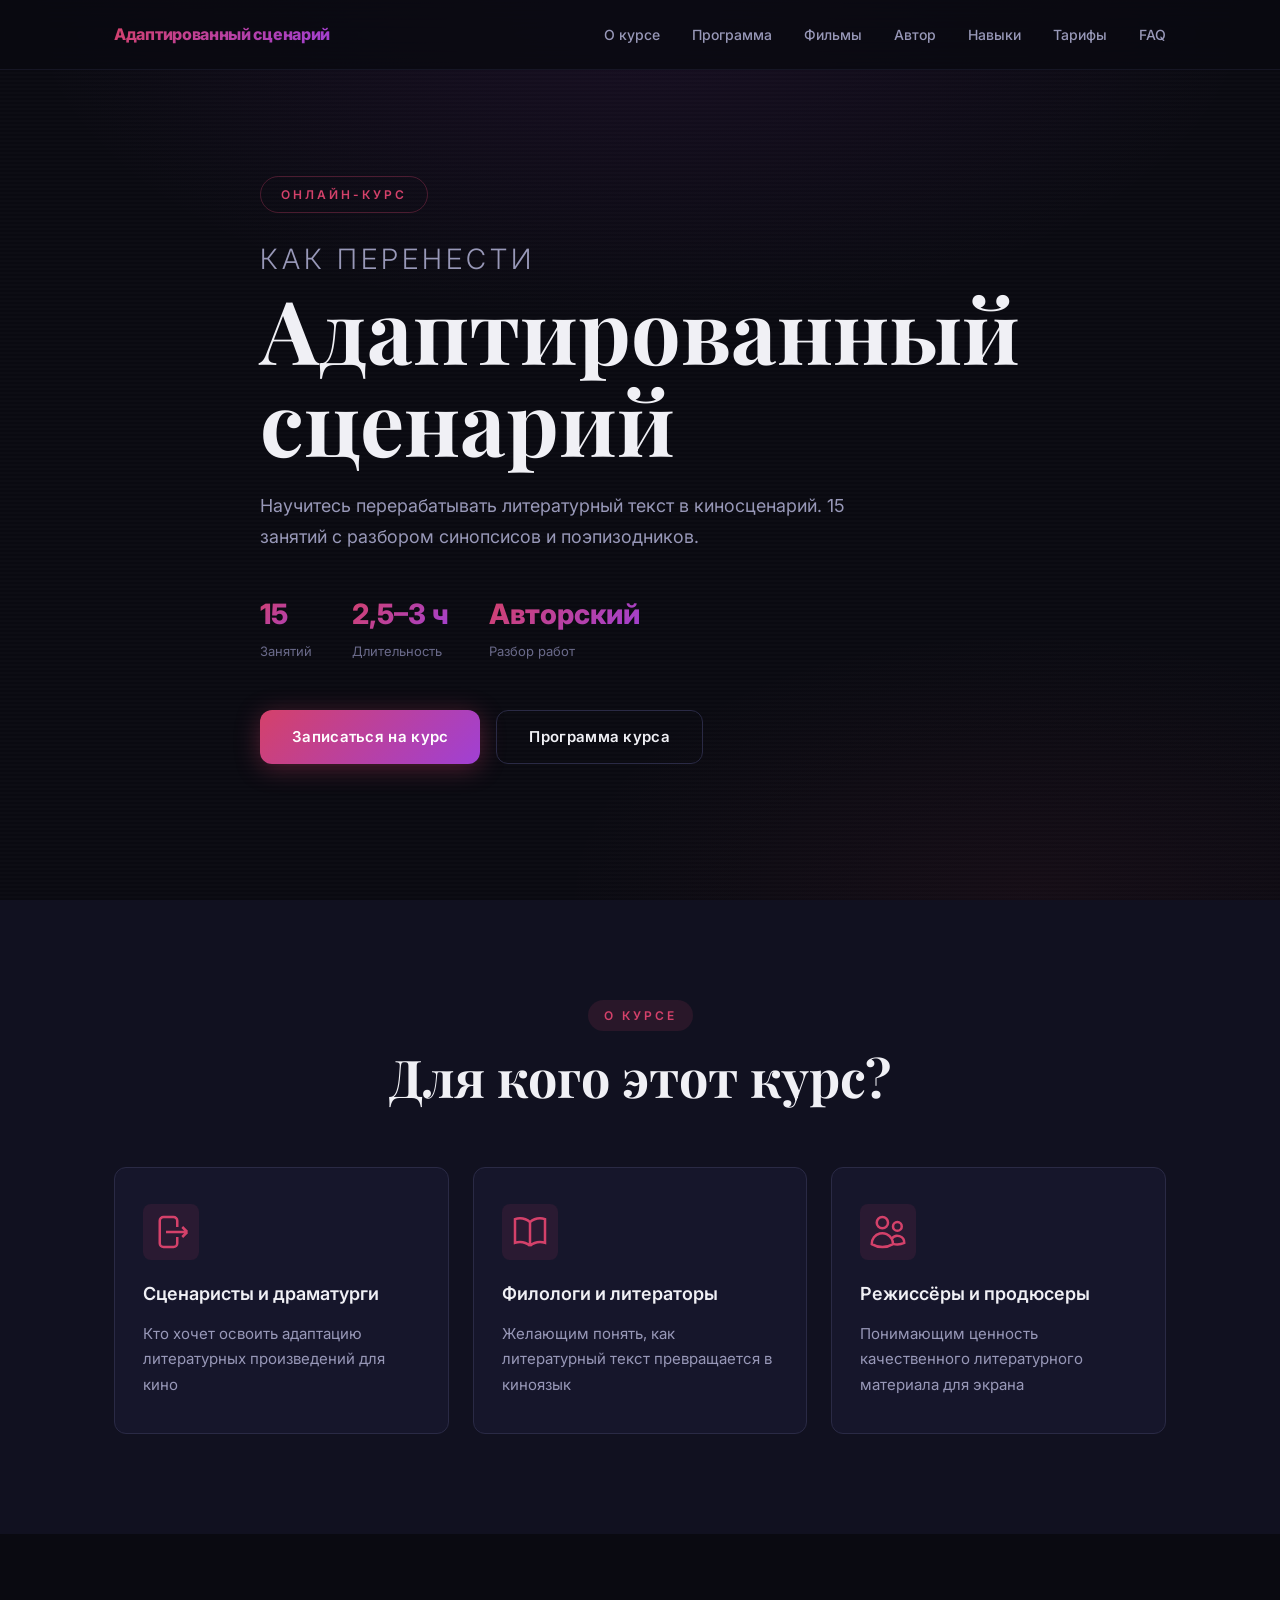
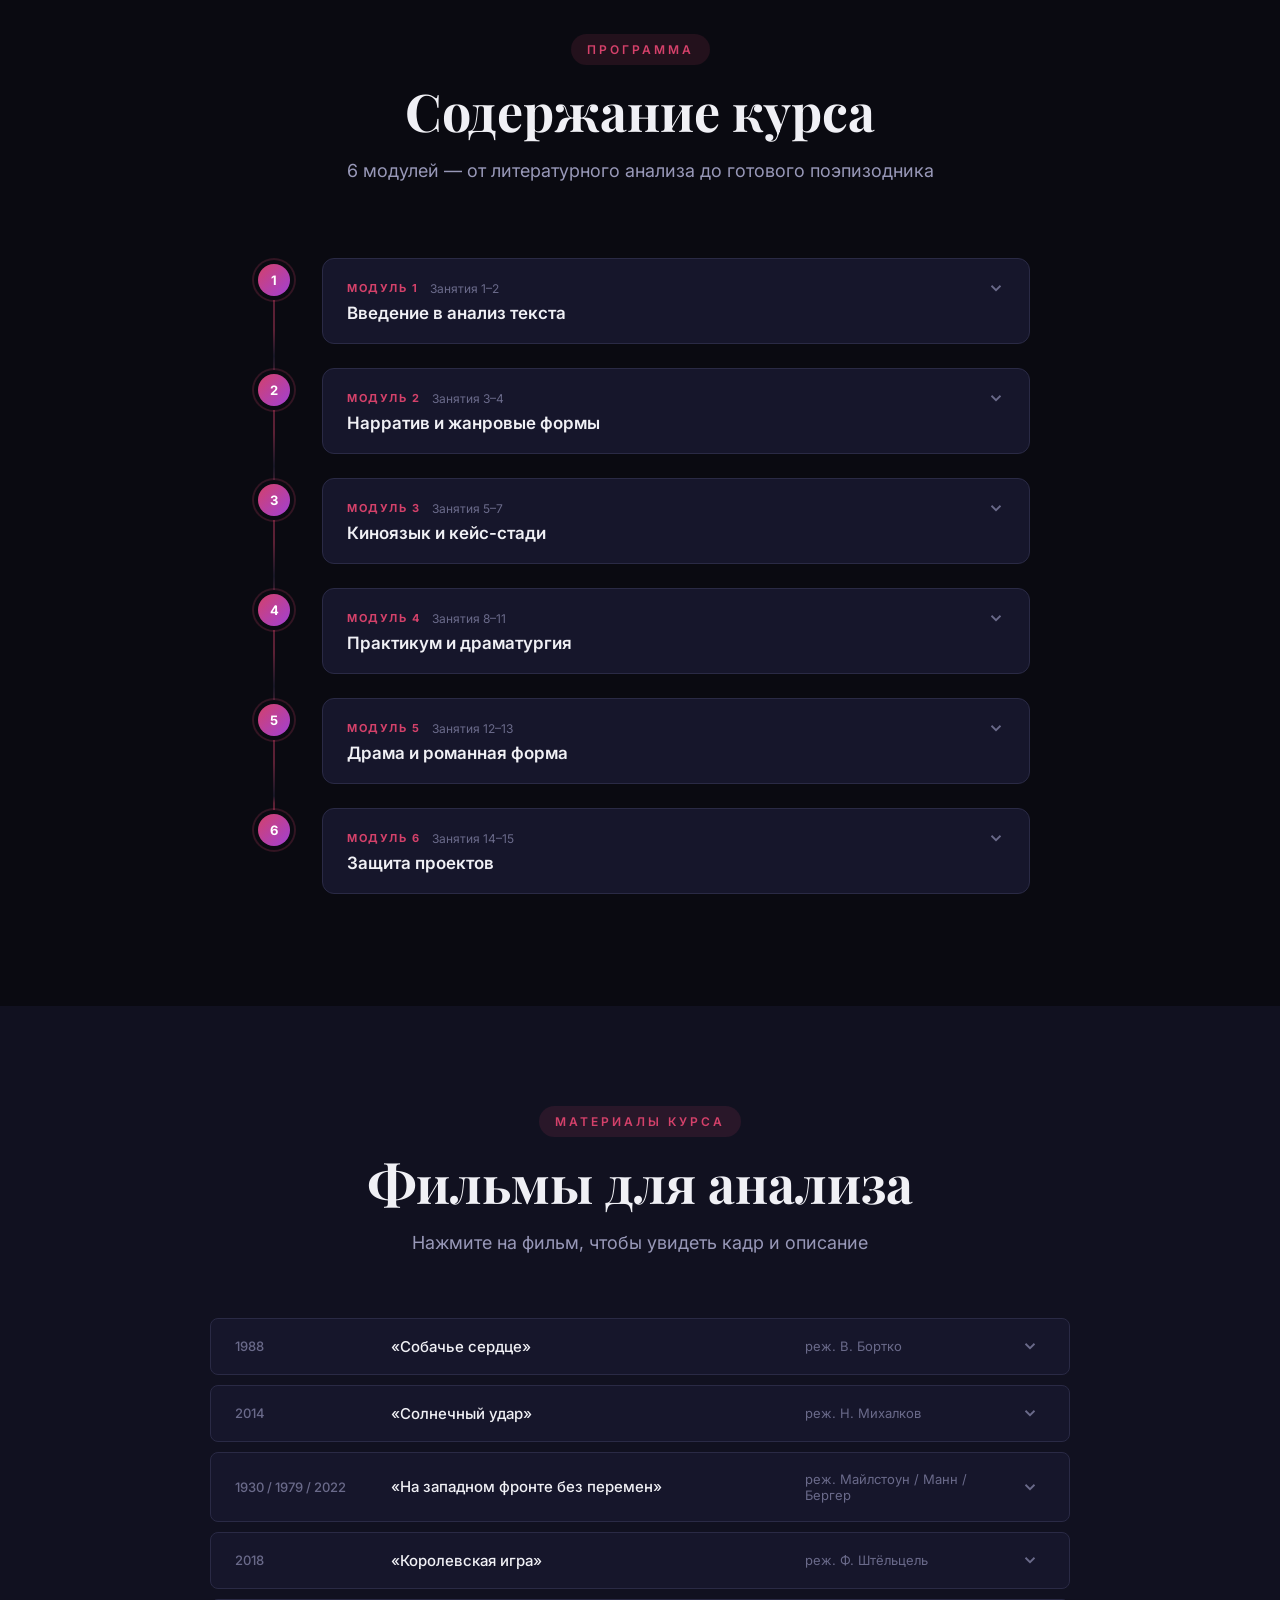
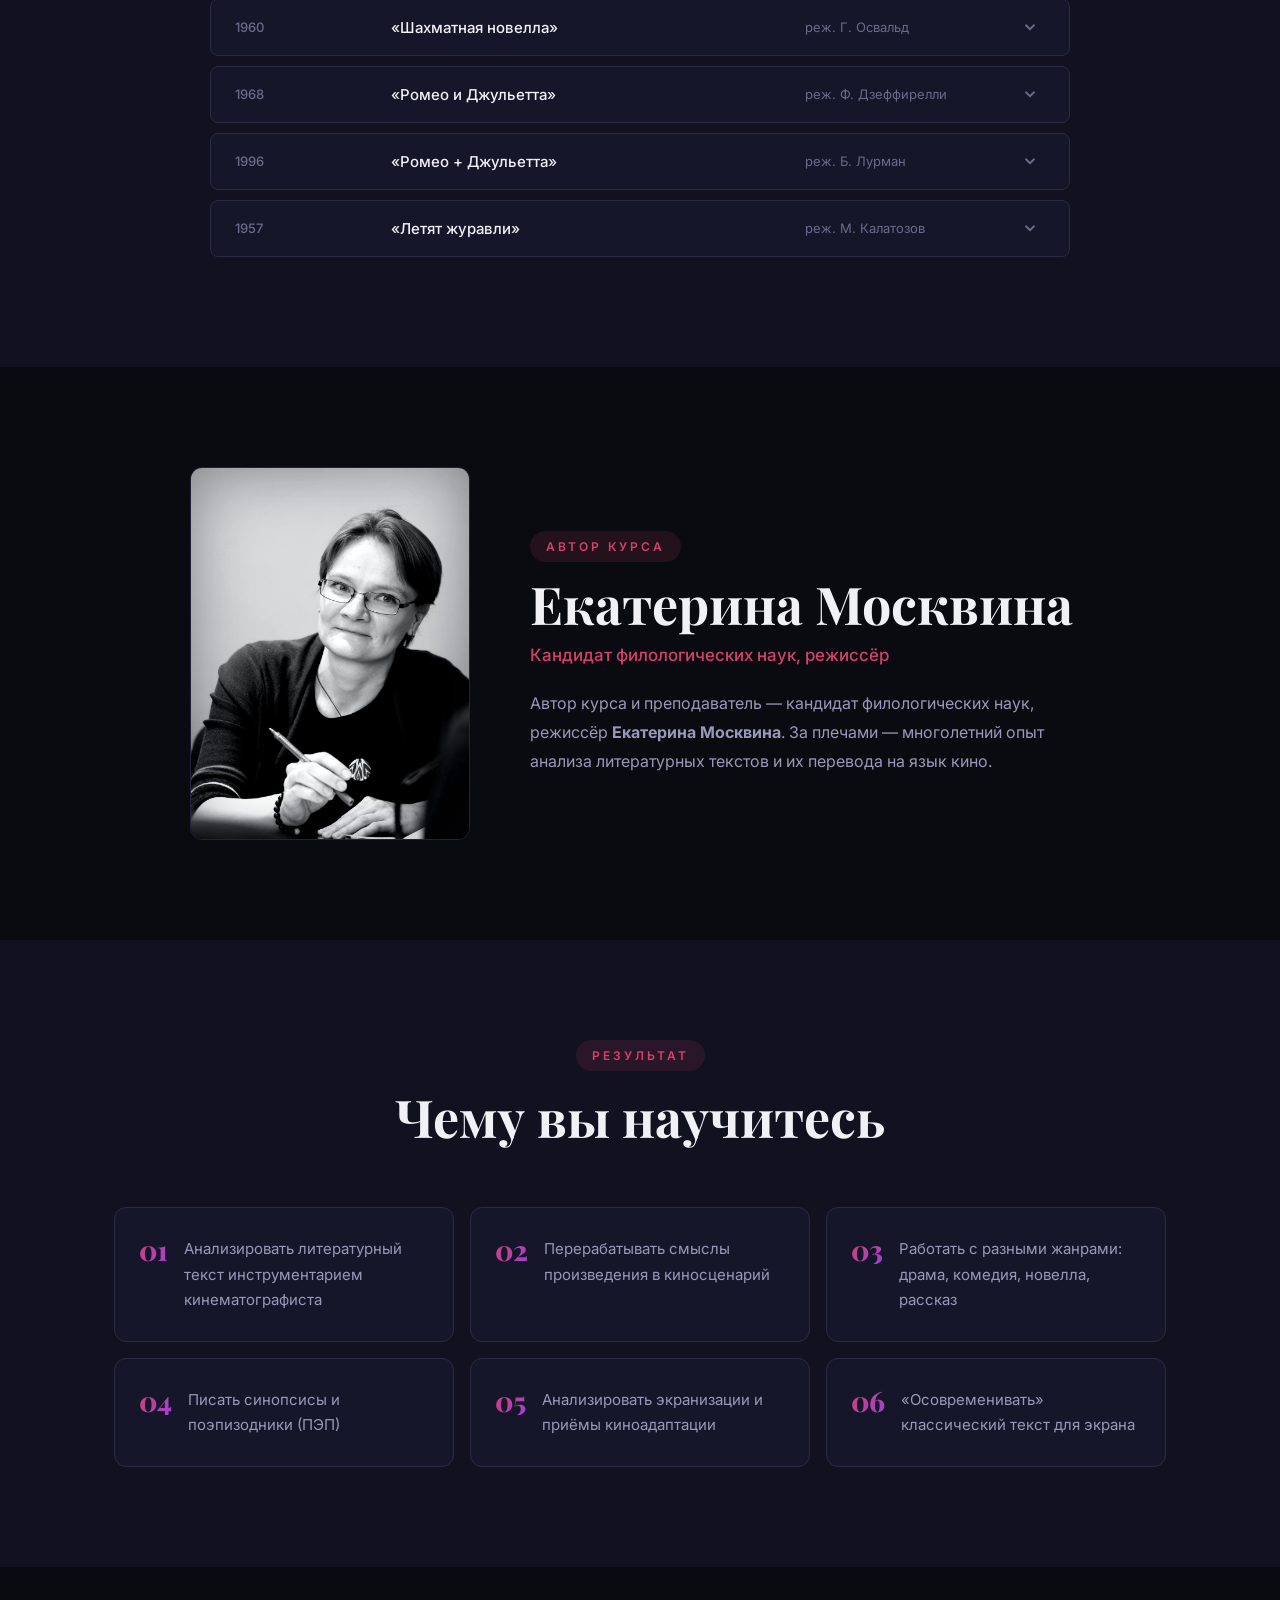
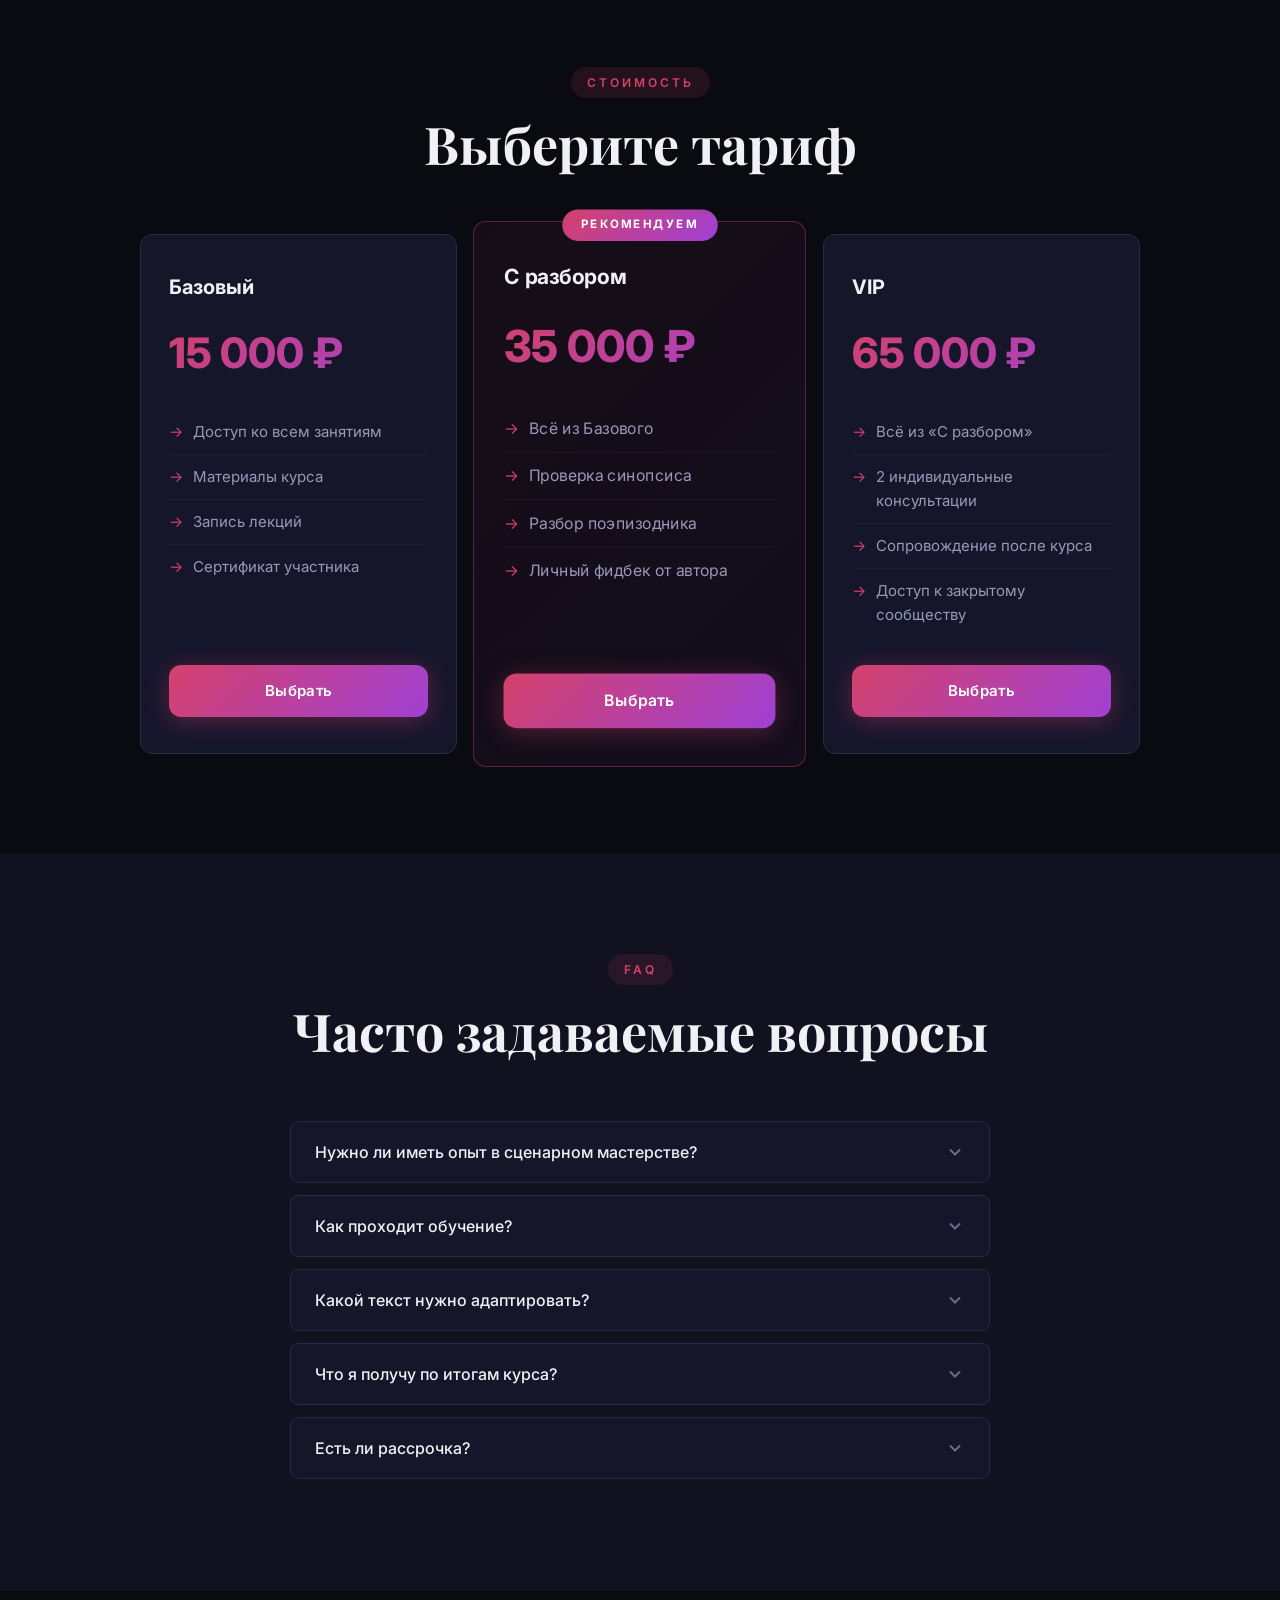
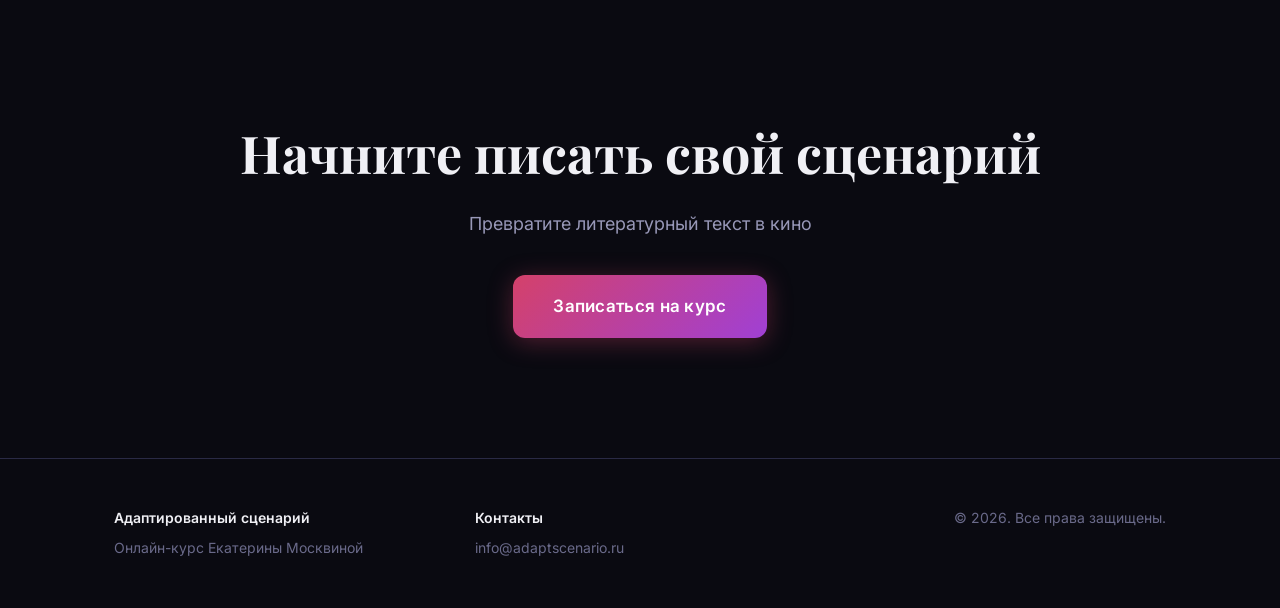
<file: index.html>
<!DOCTYPE html>
<html lang="ru">
<head>
    <meta charset="UTF-8">
    <meta name="viewport" content="width=device-width, initial-scale=1.0">
    <title>Адаптированный сценарий — Онлайн-курс</title>
    <link rel="preconnect" href="https://fonts.googleapis.com">
    <link href="https://fonts.googleapis.com/css2?family=Inter:wght@300;400;500;600;700;800;900&family=Playfair+Display:ital,wght@0,700;1,700&display=swap" rel="stylesheet">
    <link rel="stylesheet" href="style.css">
</head>
<body>

    <nav class="navbar">
        <div class="container">
            <a href="#" class="logo">Адаптированный сценарий</a>
            <button class="burger" aria-label="Меню">
                <span></span><span></span><span></span>
            </button>
            <ul class="nav-links">
                <li><a href="#about">О курсе</a></li>
                <li><a href="#program">Программа</a></li>
                <li><a href="#films">Фильмы</a></li>
                <li><a href="#author">Автор</a></li>
                <li><a href="#skills">Навыки</a></li>
                <li><a href="#pricing">Тарифы</a></li>
                <li><a href="#faq">FAQ</a></li>
            </ul>
        </div>
    </nav>

    <section class="hero">
        <div class="hero-bg" style="background-image: url('https://images.unsplash.com/photo-1536440136628-849c177e76a1?w=1400&q=80');"></div>
        <div class="hero-overlay"></div>
        <div class="container">
            <div class="hero-badge">Онлайн-курс</div>
            <h1 class="hero-title">
                <span class="hero-title-sub">Как перенести</span>
                Адаптированный<br>сценарий
            </h1>
            <p class="hero-desc">Научитесь перерабатывать литературный текст в киносценарий. 15 занятий с разбором синопсисов и поэпизодников.</p>
            <div class="hero-meta">
                <div class="hero-meta-item">
                    <span class="meta-value">15</span>
                    <span class="meta-label">Занятий</span>
                </div>
                <div class="hero-meta-item">
                    <span class="meta-value">2,5–3 ч</span>
                    <span class="meta-label">Длительность</span>
                </div>
                <div class="hero-meta-item">
                    <span class="meta-value">Авторский</span>
                    <span class="meta-label">Разбор работ</span>
                </div>
            </div>
            <div class="hero-actions">
                <a href="#pricing" class="btn btn-primary">Записаться на курс</a>
                <a href="#program" class="btn btn-outline">Программа курса</a>
            </div>
        </div>
    </section>

    <section class="section about" id="about">
        <div class="container">
            <div class="section-header">
                <span class="section-tag">О курсе</span>
                <h2 class="section-title">Для кого этот курс?</h2>
            </div>
            <div class="about-grid">
                <div class="about-card">
                    <div class="about-icon">
                        <svg width="40" height="40" viewBox="0 0 24 24" fill="none" stroke="currentColor" stroke-width="1.5"><path d="M15.75 9V5.25A2.25 2.25 0 0013.5 3h-6a2.25 2.25 0 00-2.25 2.25v13.5A2.25 2.25 0 007.5 21h6a2.25 2.25 0 002.25-2.25V15m3 0l3-3m0 0l-3-3m3 3H9"/></svg>
                    </div>
                    <h3>Сценаристы и драматурги</h3>
                    <p>Кто хочет освоить адаптацию литературных произведений для кино</p>
                </div>
                <div class="about-card">
                    <div class="about-icon">
                        <svg width="40" height="40" viewBox="0 0 24 24" fill="none" stroke="currentColor" stroke-width="1.5"><path d="M12 6.042A8.967 8.967 0 006 3.75c-1.052 0-2.062.18-3 .512v14.25A8.987 8.987 0 016 18c2.305 0 4.408.867 6 2.292m0-14.25a8.966 8.966 0 016-2.292c1.052 0 2.062.18 3 .512v14.25A8.987 8.987 0 0018 18a8.967 8.967 0 00-6 2.292m0-14.25v14.25"/></svg>
                    </div>
                    <h3>Филологи и литераторы</h3>
                    <p>Желающим понять, как литературный текст превращается в киноязык</p>
                </div>
                <div class="about-card">
                    <div class="about-icon">
                        <svg width="40" height="40" viewBox="0 0 24 24" fill="none" stroke="currentColor" stroke-width="1.5"><path d="M15 19.128a9.38 9.38 0 002.625.372 9.337 9.337 0 004.121-.952 4.125 4.125 0 00-7.533-2.493M15 19.128v-.003c0-1.113-.285-2.16-.786-3.07M15 19.128v.106A12.318 12.318 0 018.624 21c-2.331 0-4.512-.645-6.374-1.766l-.001-.109a6.375 6.375 0 0111.964-3.07M12 6.375a3.375 3.375 0 11-6.75 0 3.375 3.375 0 016.75 0zm8.25 2.25a2.625 2.625 0 11-5.25 0 2.625 2.625 0 015.25 0z"/></svg>
                    </div>
                    <h3>Режиссёры и продюсеры</h3>
                    <p>Понимающим ценность качественного литературного материала для экрана</p>
                </div>
            </div>
        </div>
    </section>

    <section class="section program" id="program">
        <div class="container">
            <div class="section-header">
                <span class="section-tag">Программа</span>
                <h2 class="section-title">Содержание курса</h2>
                <p class="section-desc">6 модулей — от литературного анализа до готового поэпизодника</p>
            </div>
            <div class="program-timeline">
                <div class="tl-item">
                    <div class="tl-line"></div>
                    <div class="tl-dot">
                        <span class="tl-dot-num">1</span>
                    </div>
                    <div class="tl-content">
                        <button class="tl-header">
                            <div class="tl-header-top">
                                <span class="tl-module">Модуль 1</span>
                                <span class="tl-lesson-range">Занятия 1–2</span>
                                <svg class="tl-arrow" width="18" height="18" viewBox="0 0 20 20" fill="none" stroke="currentColor" stroke-width="2"><path d="M5 7.5l5 5 5-5"/></svg>
                            </div>
                            <h3 class="tl-title">Введение в анализ текста</h3>
                        </button>
                        <div class="tl-body">
                            <ul class="tl-lessons">
                                <li>Методы литературного анализа текста как инструменты для экранизации</li>
                                <li>Переводима ли форма, или Как искать эквиваленты для киноадаптации</li>
                            </ul>
                        </div>
                    </div>
                </div>
                <div class="tl-item">
                    <div class="tl-line"></div>
                    <div class="tl-dot">
                        <span class="tl-dot-num">2</span>
                    </div>
                    <div class="tl-content">
                        <button class="tl-header">
                            <div class="tl-header-top">
                                <span class="tl-module">Модуль 2</span>
                                <span class="tl-lesson-range">Занятия 3–4</span>
                                <svg class="tl-arrow" width="18" height="18" viewBox="0 0 20 20" fill="none" stroke="currentColor" stroke-width="2"><path d="M5 7.5l5 5 5-5"/></svg>
                            </div>
                            <h3 class="tl-title">Нарратив и жанровые формы</h3>
                        </button>
                        <div class="tl-body">
                            <ul class="tl-lessons">
                                <li>Жанровые особенности литературной формы и перевода в кинотекст</li>
                                <li>Эпические нарративы малой формы. Повествование от первого и от третьего лица, нарратор и герой</li>
                            </ul>
                        </div>
                    </div>
                </div>
                <div class="tl-item">
                    <div class="tl-line"></div>
                    <div class="tl-dot">
                        <span class="tl-dot-num">3</span>
                    </div>
                    <div class="tl-content">
                        <button class="tl-header">
                            <div class="tl-header-top">
                                <span class="tl-module">Модуль 3</span>
                                <span class="tl-lesson-range">Занятия 5–7</span>
                                <svg class="tl-arrow" width="18" height="18" viewBox="0 0 20 20" fill="none" stroke="currentColor" stroke-width="2"><path d="M5 7.5l5 5 5-5"/></svg>
                            </div>
                            <h3 class="tl-title">Киноязык и кейс-стади</h3>
                        </button>
                        <div class="tl-body">
                            <ul class="tl-lessons">
                                <li>Средства литературного нарратива и его эквиваленты в кинотексте</li>
                                <li>Сложности «литературности» текста и ситуации героя в замкнутом пространстве</li>
                                <li>«Хорошая» литература для кино. «Собачье сердце» Булгакова и Бортко. Секреты успеха экранизации</li>
                            </ul>
                        </div>
                    </div>
                </div>
                <div class="tl-item">
                    <div class="tl-line"></div>
                    <div class="tl-dot">
                        <span class="tl-dot-num">4</span>
                    </div>
                    <div class="tl-content">
                        <button class="tl-header">
                            <div class="tl-header-top">
                                <span class="tl-module">Модуль 4</span>
                                <span class="tl-lesson-range">Занятия 8–11</span>
                                <svg class="tl-arrow" width="18" height="18" viewBox="0 0 20 20" fill="none" stroke="currentColor" stroke-width="2"><path d="M5 7.5l5 5 5-5"/></svg>
                            </div>
                            <h3 class="tl-title">Практикум и драматургия</h3>
                        </button>
                        <div class="tl-body">
                            <ul class="tl-lessons">
                                <li>Разбор синопсисов. Практическая работа над синопсисами участников</li>
                                <li>Как работать с драматургией? Жанр комедии и стихотворной трагедии: проблема текста, приёмы, риски</li>
                            </ul>
                        </div>
                    </div>
                </div>
                <div class="tl-item">
                    <div class="tl-line"></div>
                    <div class="tl-dot">
                        <span class="tl-dot-num">5</span>
                    </div>
                    <div class="tl-content">
                        <button class="tl-header">
                            <div class="tl-header-top">
                                <span class="tl-module">Модуль 5</span>
                                <span class="tl-lesson-range">Занятия 12–13</span>
                                <svg class="tl-arrow" width="18" height="18" viewBox="0 0 20 20" fill="none" stroke="currentColor" stroke-width="2"><path d="M5 7.5l5 5 5-5"/></svg>
                            </div>
                            <h3 class="tl-title">Драма и романная форма</h3>
                        </button>
                        <div class="tl-body">
                            <ul class="tl-lessons">
                                <li>Жанр драмы. Особенности театрального текста и кинотекста. Примеры автопереводов</li>
                                <li>Романная форма, её сложности и принципы сокращения</li>
                            </ul>
                        </div>
                    </div>
                </div>
                <div class="tl-item">
                    <div class="tl-line"></div>
                    <div class="tl-dot">
                        <span class="tl-dot-num">6</span>
                    </div>
                    <div class="tl-content">
                        <button class="tl-header">
                            <div class="tl-header-top">
                                <span class="tl-module">Модуль 6</span>
                                <span class="tl-lesson-range">Занятия 14–15</span>
                                <svg class="tl-arrow" width="18" height="18" viewBox="0 0 20 20" fill="none" stroke="currentColor" stroke-width="2"><path d="M5 7.5l5 5 5-5"/></svg>
                            </div>
                            <h3 class="tl-title">Защита проектов</h3>
                        </button>
                        <div class="tl-body">
                            <ul class="tl-lessons">
                                <li>Разбор поэпизодников. Финальный практикум</li>
                            </ul>
                            <div class="tl-result">Итог: готовый синопсис + поэпизодник (ПЭП)</div>
                        </div>
                    </div>
                </div>
            </div>
        </div>
    </section>

    <section class="section films" id="films">
        <div class="container">
            <div class="section-header">
                <span class="section-tag">Материалы курса</span>
                <h2 class="section-title">Фильмы для анализа</h2>
                <p class="section-desc">Нажмите на фильм, чтобы увидеть кадр и описание</p>
            </div>
            <div class="films-accordion">
                <div class="film-acc-item">
                    <button class="film-acc-header">
                        <span class="film-acc-year">1988</span>
                        <span class="film-acc-name">«Собачье сердце»</span>
                        <span class="film-acc-director">реж. В. Бортко</span>
                        <svg class="film-acc-arrow" width="18" height="18" viewBox="0 0 20 20" fill="none" stroke="currentColor" stroke-width="2"><path d="M5 7.5l5 5 5-5"/></svg>
                    </button>
                    <div class="film-acc-body">
                        <div class="film-acc-inner">
                            <div class="film-acc-img" style="background-image: url('https://images.unsplash.com/photo-1518895949257-7621c3c786d7?w=600&q=80');"></div>
                            <div class="film-acc-desc">
                                <p>Разбор экранизации Михаила Булгакова Владимиром Бортко. Анализ причин успеха переноса сатирической прозы на экран, работа с диалогом и визуальной метафорой.</p>
                            </div>
                        </div>
                    </div>
                </div>
                <div class="film-acc-item">
                    <button class="film-acc-header">
                        <span class="film-acc-year">2014</span>
                        <span class="film-acc-name">«Солнечный удар»</span>
                        <span class="film-acc-director">реж. Н. Михалков</span>
                        <svg class="film-acc-arrow" width="18" height="18" viewBox="0 0 20 20" fill="none" stroke="currentColor" stroke-width="2"><path d="M5 7.5l5 5 5-5"/></svg>
                    </button>
                    <div class="film-acc-body">
                        <div class="film-acc-inner">
                            <div class="film-acc-img" style="background-image: url('https://images.unsplash.com/photo-1509042239860-f550ce710b93?w=600&q=80');"></div>
                            <div class="film-acc-desc">
                                <p>Экранизация прозы Ивана Бунина. Как нарратив от третьего лица переводится в визуальный ряд, приёмы создания атмосферы и внутреннего мира героя.</p>
                            </div>
                        </div>
                    </div>
                </div>
                <div class="film-acc-item">
                    <button class="film-acc-header">
                        <span class="film-acc-year">1930 / 1979 / 2022</span>
                        <span class="film-acc-name">«На западном фронте без перемен»</span>
                        <span class="film-acc-director">реж. Майлстоун / Манн / Бергер</span>
                        <svg class="film-acc-arrow" width="18" height="18" viewBox="0 0 20 20" fill="none" stroke="currentColor" stroke-width="2"><path d="M5 7.5l5 5 5-5"/></svg>
                    </button>
                    <div class="film-acc-body">
                        <div class="film-acc-inner">
                            <div class="film-acc-img" style="background-image: url('https://images.unsplash.com/photo-1519681393784-d120267933ba?w=600&q=80');"></div>
                            <div class="film-acc-desc">
                                <p>Сравнение трёх экранизаций романа Ремарка. Эволюция киноязыка от классического Голливуда до современного реализма — как менялись приёмы адаптации.</p>
                            </div>
                        </div>
                    </div>
                </div>
                <div class="film-acc-item">
                    <button class="film-acc-header">
                        <span class="film-acc-year">2018</span>
                        <span class="film-acc-name">«Королевская игра»</span>
                        <span class="film-acc-director">реж. Ф. Штёльцель</span>
                        <svg class="film-acc-arrow" width="18" height="18" viewBox="0 0 20 20" fill="none" stroke="currentColor" stroke-width="2"><path d="M5 7.5l5 5 5-5"/></svg>
                    </button>
                    <div class="film-acc-body">
                        <div class="film-acc-inner">
                            <div class="film-acc-img" style="background-image: url('https://images.unsplash.com/photo-1507003211169-0a1dd7228f2d?w=600&q=80');"></div>
                            <div class="film-acc-desc">
                                <p>Экранизация новеллы Стефана Цвейга. Приёмы перевода замкнутого пространства в визуальный нарратив, работа с внутренним монологом героя.</p>
                            </div>
                        </div>
                    </div>
                </div>
                <div class="film-acc-item">
                    <button class="film-acc-header">
                        <span class="film-acc-year">1960</span>
                        <span class="film-acc-name">«Шахматная новелла»</span>
                        <span class="film-acc-director">реж. Г. Освальд</span>
                        <svg class="film-acc-arrow" width="18" height="18" viewBox="0 0 20 20" fill="none" stroke="currentColor" stroke-width="2"><path d="M5 7.5l5 5 5-5"/></svg>
                    </button>
                    <div class="film-acc-body">
                        <div class="film-acc-inner">
                            <div class="film-acc-img" style="background-image: url('https://images.unsplash.com/photo-1440404653325-ab127d49abc1?w=600&q=80');"></div>
                            <div class="film-acc-desc">
                                <p>Ранняя экранизация Цвейга. Сравнение подходов к адаптации одного литературного источника разными режиссёрами и кинематографическими школами.</p>
                            </div>
                        </div>
                    </div>
                </div>
                <div class="film-acc-item">
                    <button class="film-acc-header">
                        <span class="film-acc-year">1968</span>
                        <span class="film-acc-name">«Ромео и Джульетта»</span>
                        <span class="film-acc-director">реж. Ф. Дзеффирелли</span>
                        <svg class="film-acc-arrow" width="18" height="18" viewBox="0 0 20 20" fill="none" stroke="currentColor" stroke-width="2"><path d="M5 7.5l5 5 5-5"/></svg>
                    </button>
                    <div class="film-acc-body">
                        <div class="film-acc-inner">
                            <div class="film-acc-img" style="background-image: url('https://images.unsplash.com/photo-1489599849927-2ee91cede3ba?w=600&q=80');"></div>
                            <div class="film-acc-desc">
                                <p>Классическая экранизация Шекспира. Работа с поэтическим текстом и стихотворной трагедией, поиск визуальных эквивалентов для метафор.</p>
                            </div>
                        </div>
                    </div>
                </div>
                <div class="film-acc-item">
                    <button class="film-acc-header">
                        <span class="film-acc-year">1996</span>
                        <span class="film-acc-name">«Ромео + Джульетта»</span>
                        <span class="film-acc-director">реж. Б. Лурман</span>
                        <svg class="film-acc-arrow" width="18" height="18" viewBox="0 0 20 20" fill="none" stroke="currentColor" stroke-width="2"><path d="M5 7.5l5 5 5-5"/></svg>
                    </button>
                    <div class="film-acc-body">
                        <div class="film-acc-inner">
                            <div class="film-acc-img" style="background-image: url('https://images.unsplash.com/photo-1496449903678-68ddcb189a24?w=600&q=80');"></div>
                            <div class="film-acc-desc">
                                <p>Постмодернистская адаптация. Осовременивание классического текста через визуальный стиль, монтаж и музыкальное сопровождение при сохранении оригинала.</p>
                            </div>
                        </div>
                    </div>
                </div>
                <div class="film-acc-item">
                    <button class="film-acc-header">
                        <span class="film-acc-year">1957</span>
                        <span class="film-acc-name">«Летят журавли»</span>
                        <span class="film-acc-director">реж. М. Калатозов</span>
                        <svg class="film-acc-arrow" width="18" height="18" viewBox="0 0 20 20" fill="none" stroke="currentColor" stroke-width="2"><path d="M5 7.5l5 5 5-5"/></svg>
                    </button>
                    <div class="film-acc-body">
                        <div class="film-acc-inner">
                            <div class="film-acc-img" style="background-image: url('https://images.unsplash.com/photo-1478720568477-152d9b164e26?w=600&q=80');"></div>
                            <div class="film-acc-desc">
                                <p>Экранизация пьесы Виктора Розова «Вечно живые». Пример автоперевода драматургического текста в кинотекст, приёмы расширения пространства.</p>
                            </div>
                        </div>
                    </div>
                </div>
            </div>
        </div>
    </section>

    <section class="section author" id="author">
        <div class="container">
            <div class="author-wrapper">
                <div class="author-image">
                    <img src="Sourse/photo_avtor.jpeg" alt="Екатерина Москвина" class="author-photo">
                </div>
                <div class="author-info">
                    <span class="section-tag">Автор курса</span>
                    <h2 class="section-title">Екатерина Москвина</h2>
                    <p class="author-title">Кандидат филологических наук, режиссёр</p>
                    <div class="author-description">
                        <p>Автор курса и преподаватель — кандидат филологических наук, режиссёр <strong>Екатерина Москвина</strong>. За плечами — многолетний опыт анализа литературных текстов и их перевода на язык кино.</p>
                    </div>
                </div>
            </div>
        </div>
    </section>

    <section class="section skills" id="skills">
        <div class="container">
            <div class="section-header">
                <span class="section-tag">Результат</span>
                <h2 class="section-title">Чему вы научитесь</h2>
            </div>
            <div class="skills-grid">
                <div class="skill-card">
                    <div class="skill-icon">01</div>
                    <p>Анализировать литературный текст инструментарием кинематографиста</p>
                </div>
                <div class="skill-card">
                    <div class="skill-icon">02</div>
                    <p>Перерабатывать смыслы произведения в киносценарий</p>
                </div>
                <div class="skill-card">
                    <div class="skill-icon">03</div>
                    <p>Работать с разными жанрами: драма, комедия, новелла, рассказ</p>
                </div>
                <div class="skill-card">
                    <div class="skill-icon">04</div>
                    <p>Писать синопсисы и поэпизодники (ПЭП)</p>
                </div>
                <div class="skill-card">
                    <div class="skill-icon">05</div>
                    <p>Анализировать экранизации и приёмы киноадаптации</p>
                </div>
                <div class="skill-card">
                    <div class="skill-icon">06</div>
                    <p>«Осовременивать» классический текст для экрана</p>
                </div>
            </div>
        </div>
    </section>

    <section class="section pricing" id="pricing">
        <div class="container">
            <div class="section-header">
                <span class="section-tag">Стоимость</span>
                <h2 class="section-title">Выберите тариф</h2>
            </div>
            <div class="pricing-grid">
                <div class="pricing-card">
                    <h3 class="pricing-title">Базовый</h3>
                    <div class="pricing-price">15 000 ₽</div>
                    <ul class="pricing-features">
                        <li>Доступ ко всем занятиям</li>
                        <li>Материалы курса</li>
                        <li>Запись лекций</li>
                        <li>Сертификат участника</li>
                    </ul>
                    <a href="#" class="btn btn-primary">Выбрать</a>
                </div>
                <div class="pricing-card pricing-card-featured">
                    <div class="pricing-badge">Рекомендуем</div>
                    <h3 class="pricing-title">С разбором</h3>
                    <div class="pricing-price">35 000 ₽</div>
                    <ul class="pricing-features">
                        <li>Всё из Базового</li>
                        <li>Проверка синопсиса</li>
                        <li>Разбор поэпизодника</li>
                        <li>Личный фидбек от автора</li>
                    </ul>
                    <a href="#" class="btn btn-primary">Выбрать</a>
                </div>
                <div class="pricing-card">
                    <h3 class="pricing-title">VIP</h3>
                    <div class="pricing-price">65 000 ₽</div>
                    <ul class="pricing-features">
                        <li>Всё из «С разбором»</li>
                        <li>2 индивидуальные консультации</li>
                        <li>Сопровождение после курса</li>
                        <li>Доступ к закрытому сообществу</li>
                    </ul>
                    <a href="#" class="btn btn-primary">Выбрать</a>
                </div>
            </div>
        </div>
    </section>

    <section class="section faq" id="faq">
        <div class="container">
            <div class="section-header">
                <span class="section-tag">FAQ</span>
                <h2 class="section-title">Часто задаваемые вопросы</h2>
            </div>
            <div class="faq-list">
                <div class="faq-item">
                    <button class="faq-question">
                        <span>Нужно ли иметь опыт в сценарном мастерстве?</span>
                        <svg class="faq-arrow" width="20" height="20" viewBox="0 0 20 20" fill="none" stroke="currentColor" stroke-width="2"><path d="M5 7.5l5 5 5-5"/></svg>
                    </button>
                    <div class="faq-answer">
                        <p>Курс рассчитан на слушателей с базовым пониманием кинопроцесса. Главное — интерес к литературе и желание научиться адаптировать тексты для экрана.</p>
                    </div>
                </div>
                <div class="faq-item">
                    <button class="faq-question">
                        <span>Как проходит обучение?</span>
                        <svg class="faq-arrow" width="20" height="20" viewBox="0 0 20 20" fill="none" stroke="currentColor" stroke-width="2"><path d="M5 7.5l5 5 5-5"/></svg>
                    </button>
                    <div class="faq-answer">
                        <p>Занятия проходят онлайн в Zoom, 2 раза в неделю по 2,5–3 часа. Записи сохраняются. В тарифах с разбором — индивидуальная проверка синопсиса и поэпизодника.</p>
                    </div>
                </div>
                <div class="faq-item">
                    <button class="faq-question">
                        <span>Какой текст нужно адаптировать?</span>
                        <svg class="faq-arrow" width="20" height="20" viewBox="0 0 20 20" fill="none" stroke="currentColor" stroke-width="2"><path d="M5 7.5l5 5 5-5"/></svg>
                    </button>
                    <div class="faq-answer">
                        <p>Вы выбираете любое произведение малой прозы или драматургии. В течение курса вы напишете синопсис и поэпизодник по выбранному тексту.</p>
                    </div>
                </div>
                <div class="faq-item">
                    <button class="faq-question">
                        <span>Что я получу по итогам курса?</span>
                        <svg class="faq-arrow" width="20" height="20" viewBox="0 0 20 20" fill="none" stroke="currentColor" stroke-width="2"><path d="M5 7.5l5 5 5-5"/></svg>
                    </button>
                    <div class="faq-answer">
                        <p>Вы получите сертификат и, главное — готовый синопсис и поэпизодник адаптации выбранного произведения, а также навыки анализа любого литературного текста для кино.</p>
                    </div>
                </div>
                <div class="faq-item">
                    <button class="faq-question">
                        <span>Есть ли рассрочка?</span>
                        <svg class="faq-arrow" width="20" height="20" viewBox="0 0 20 20" fill="none" stroke="currentColor" stroke-width="2"><path d="M5 7.5l5 5 5-5"/></svg>
                    </button>
                    <div class="faq-answer">
                        <p>Да, доступна беспроцентная рассрочка на 3, 6 или 12 месяцев. Подробности уточняйте у менеджера при записи.</p>
                    </div>
                </div>
            </div>
        </div>
    </section>

    <section class="section cta">
        <div class="cta-bg" style="background-image: url('https://images.unsplash.com/photo-1489599849927-2ee91cede3ba?w=1400&q=80');"></div>
        <div class="container">
            <div class="cta-wrapper">
                <h2 class="cta-title">Начните писать свой сценарий</h2>
                <p class="cta-desc">Превратите литературный текст в кино</p>
                <a href="#pricing" class="btn btn-primary btn-large">Записаться на курс</a>
            </div>
        </div>
    </section>

    <footer class="footer">
        <div class="container">
            <div class="footer-grid">
                <div>
                    <h4>Адаптированный сценарий</h4>
                    <p>Онлайн-курс Екатерины Москвиной</p>
                </div>
                <div>
                    <h4>Контакты</h4>
                    <p>info@adaptscenario.ru</p>
                </div>
                <div>
                    <p class="footer-copy">© 2026. Все права защищены.</p>
                </div>
            </div>
        </div>
    </footer>

    <script src="script.js"></script>
</body>
</html>
</file>
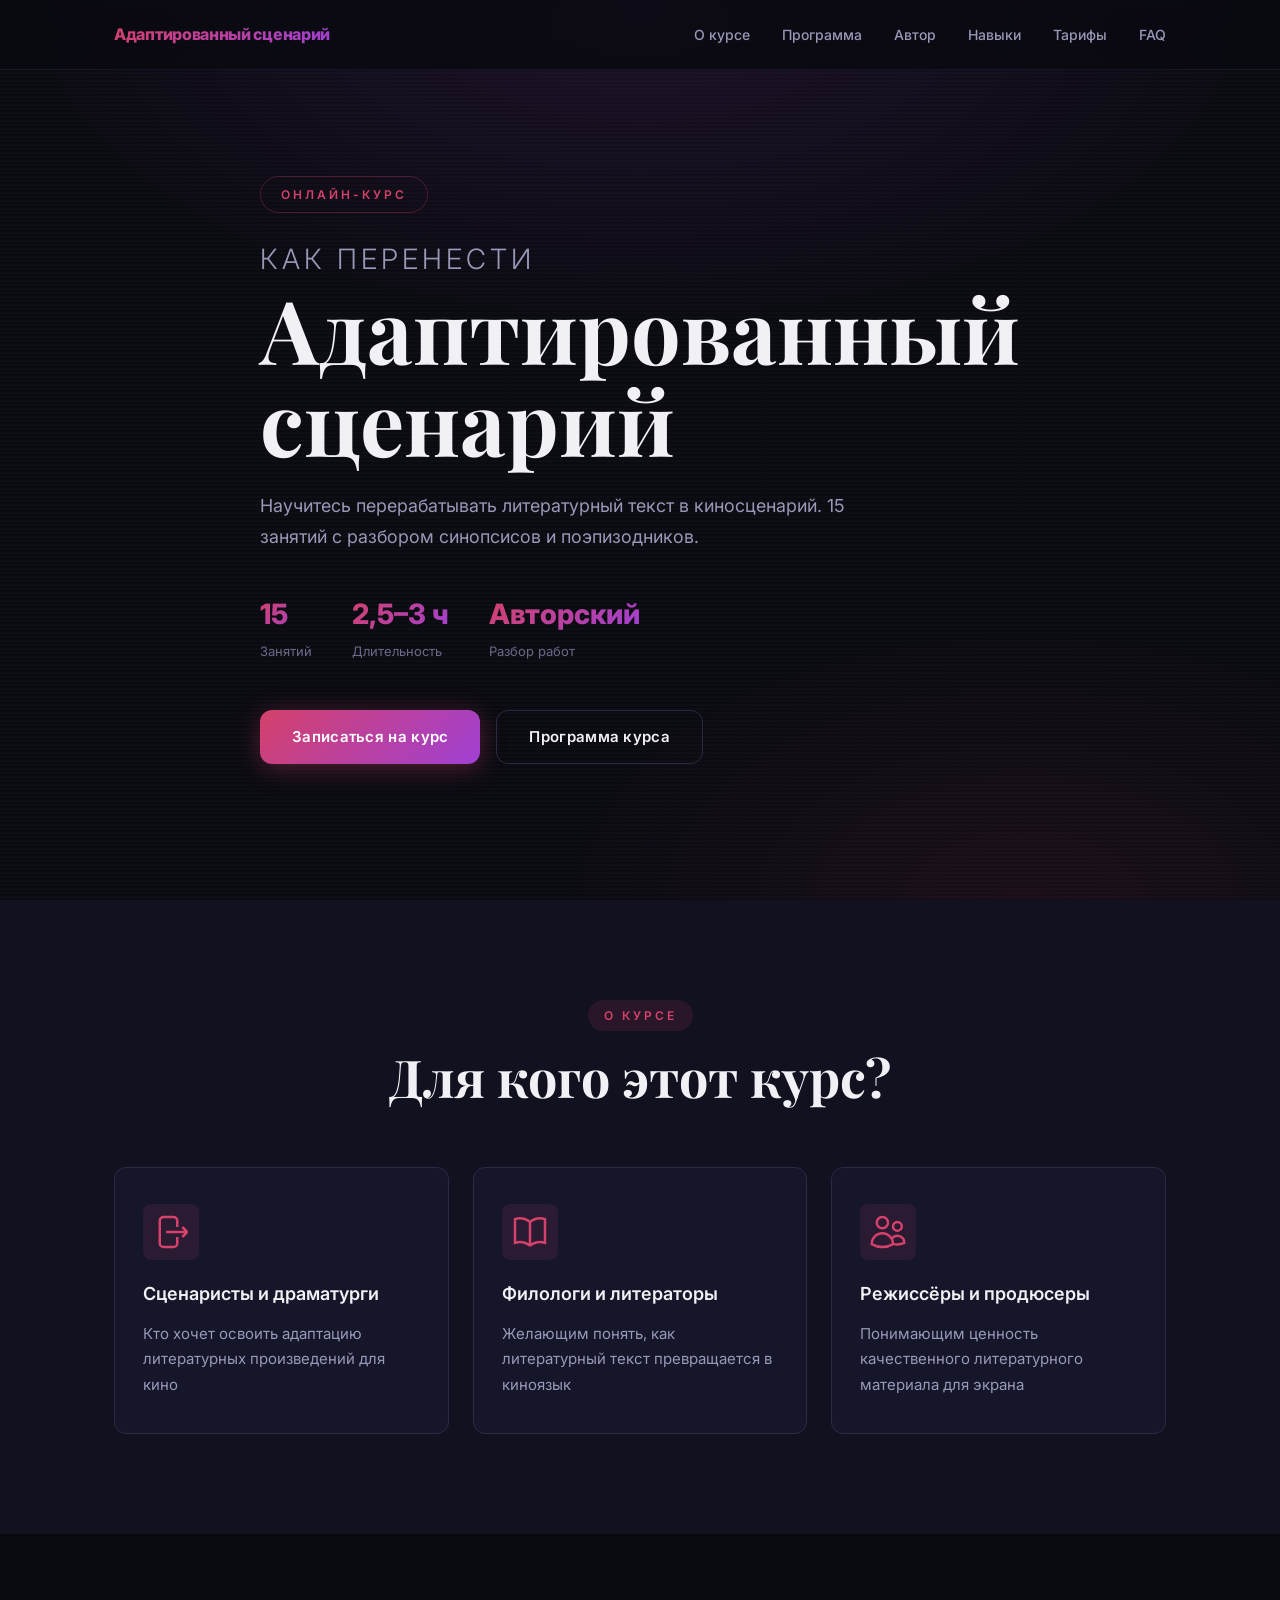
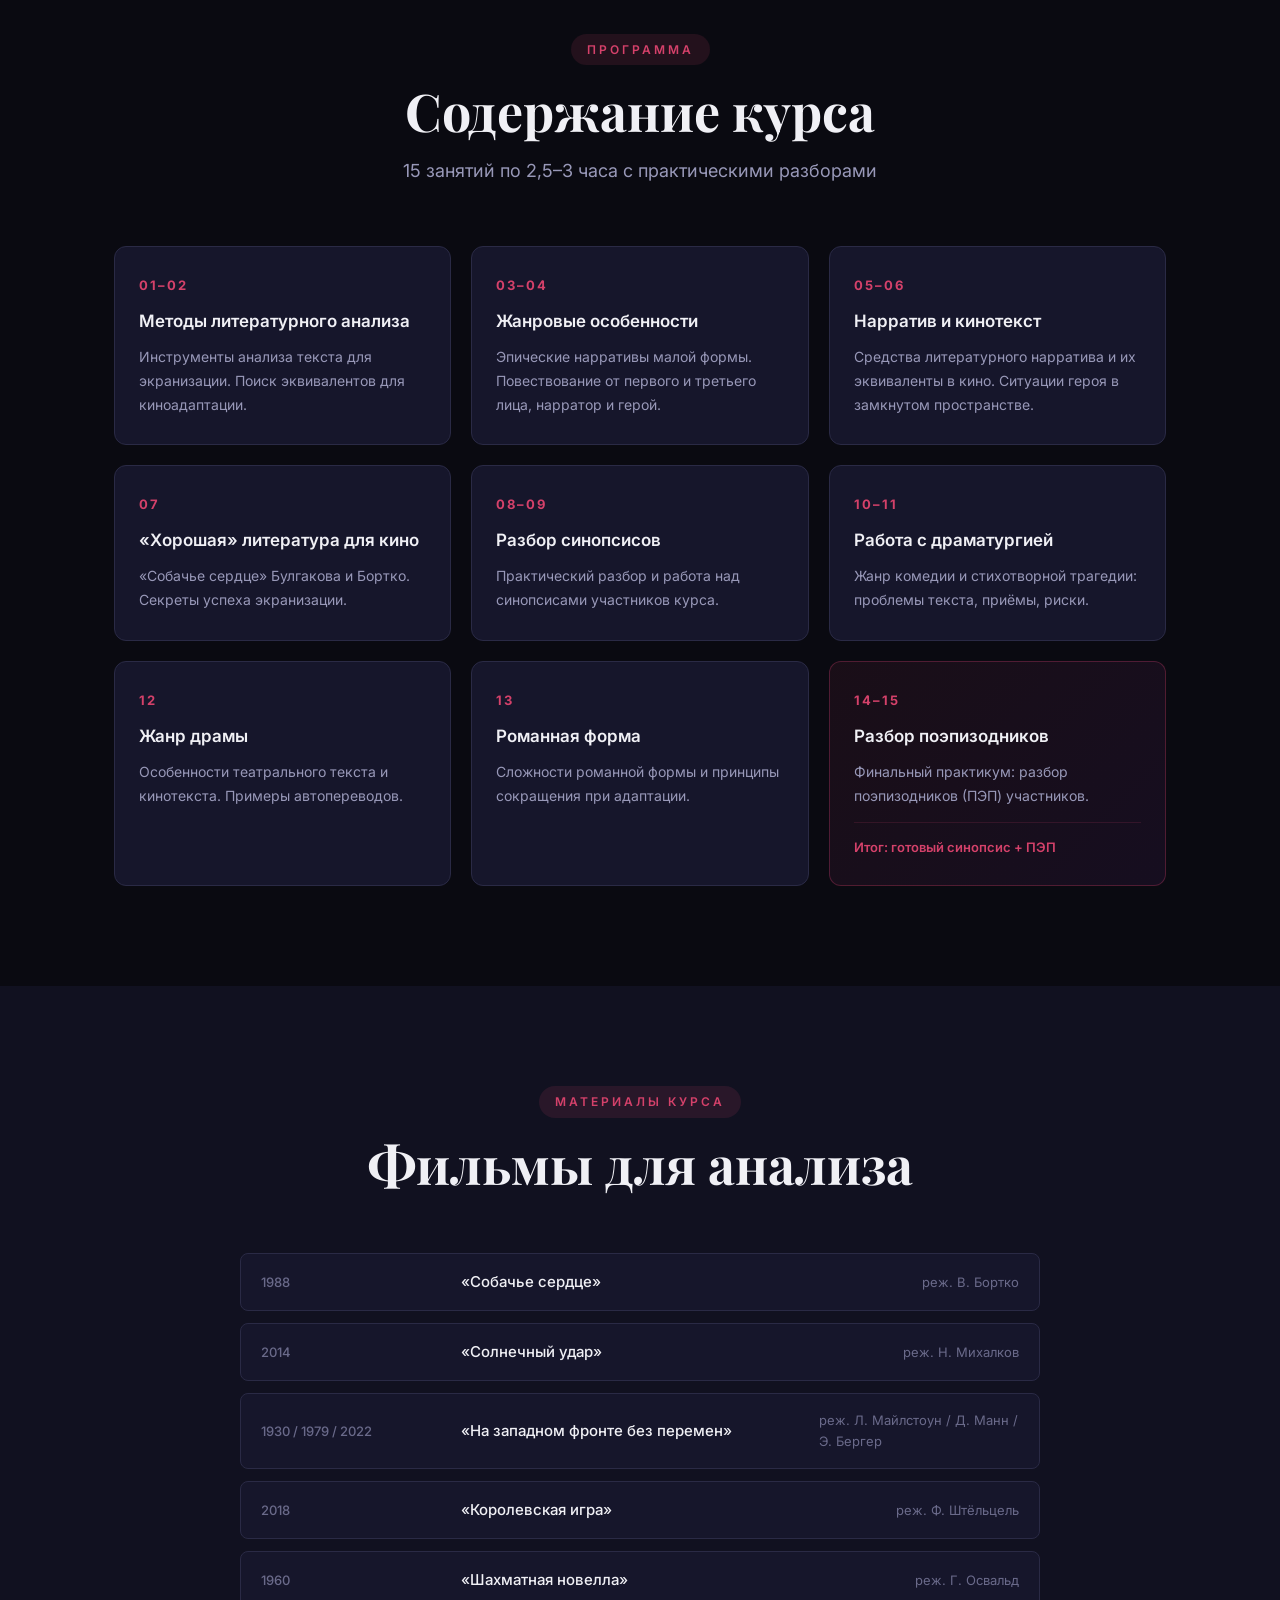
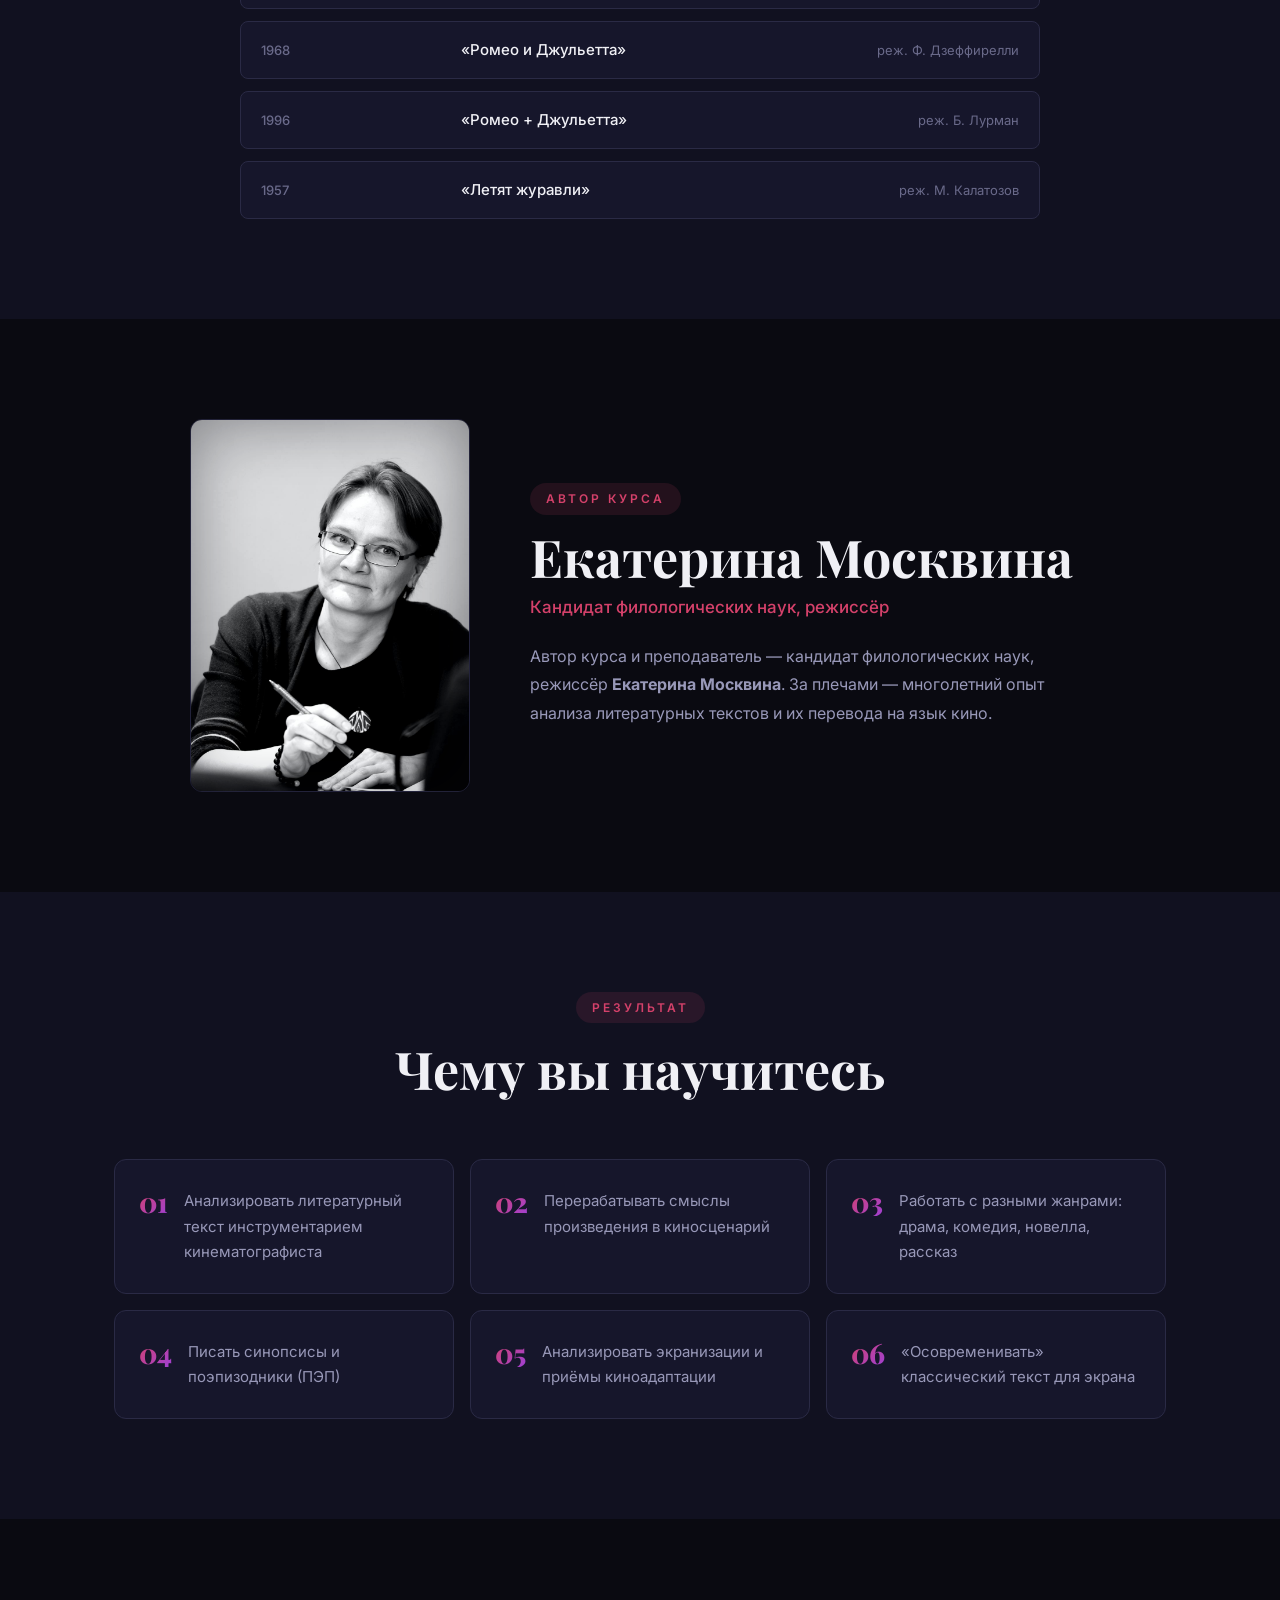
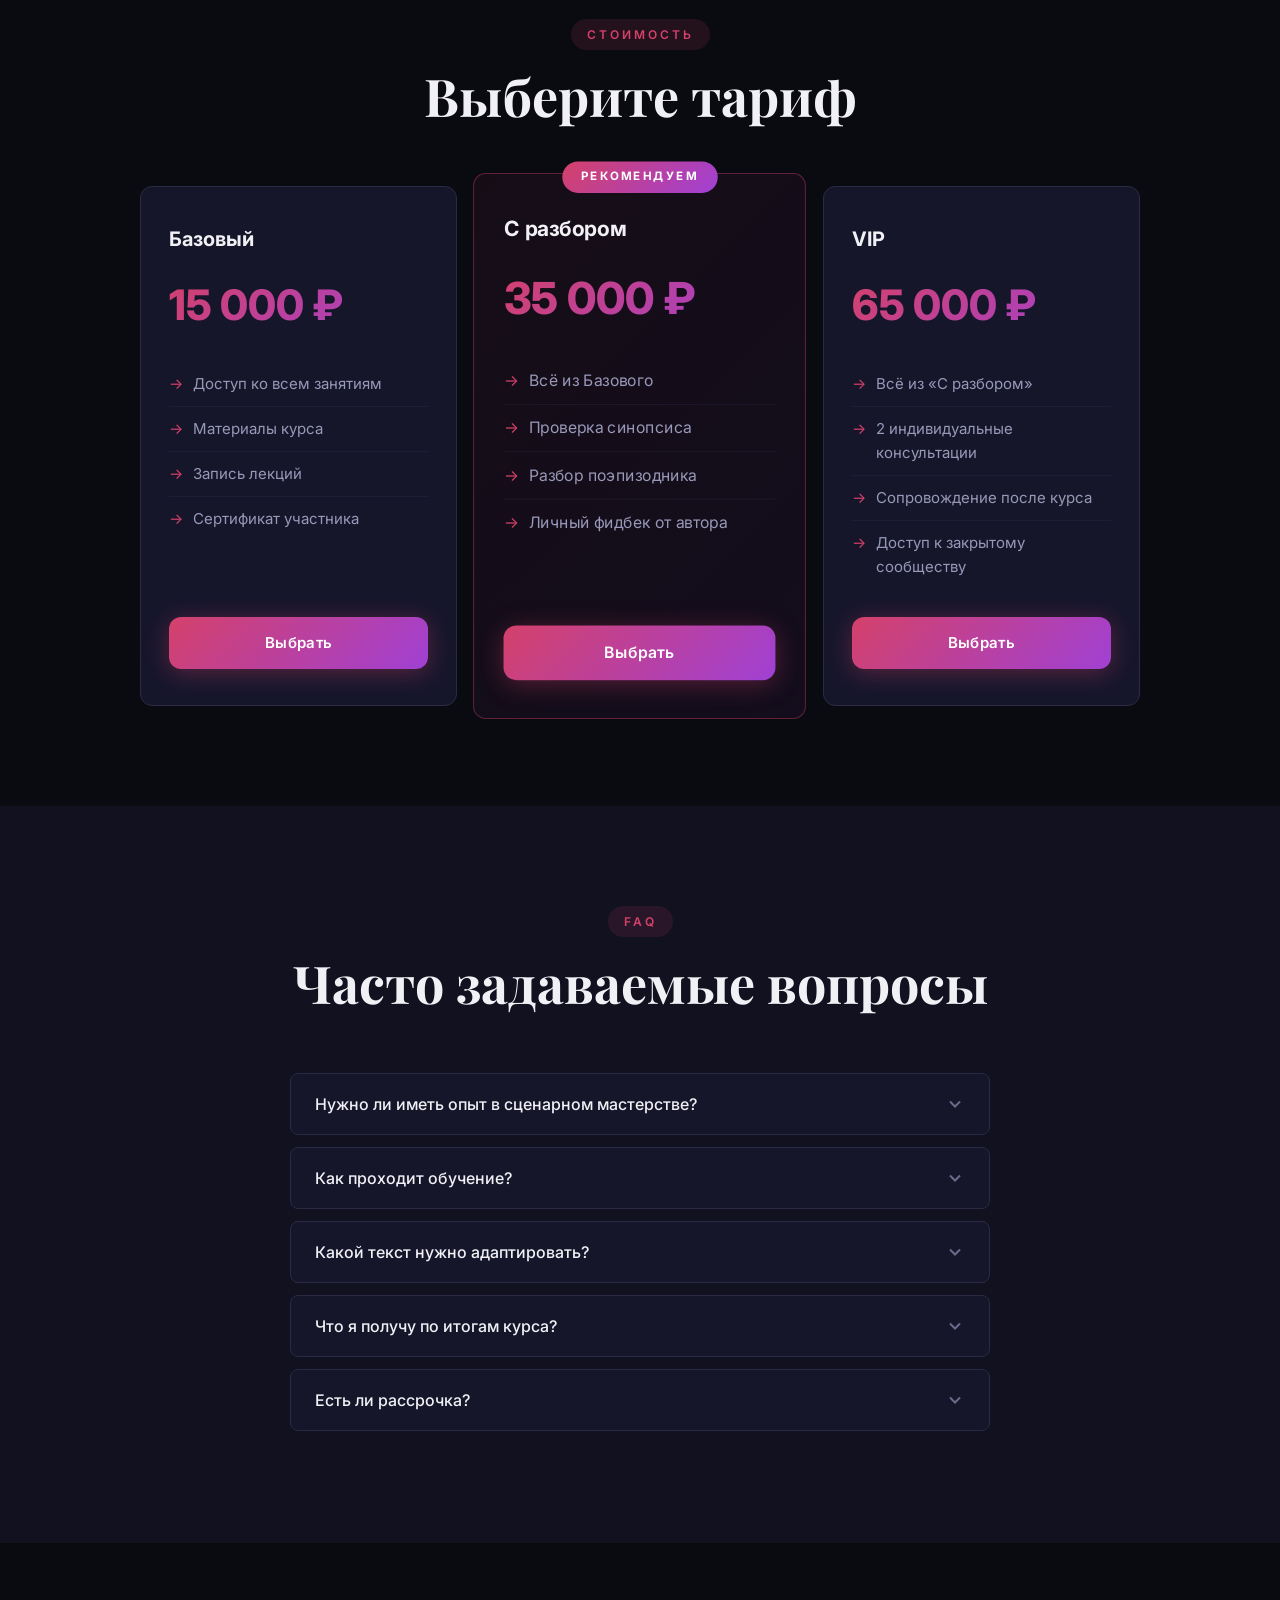
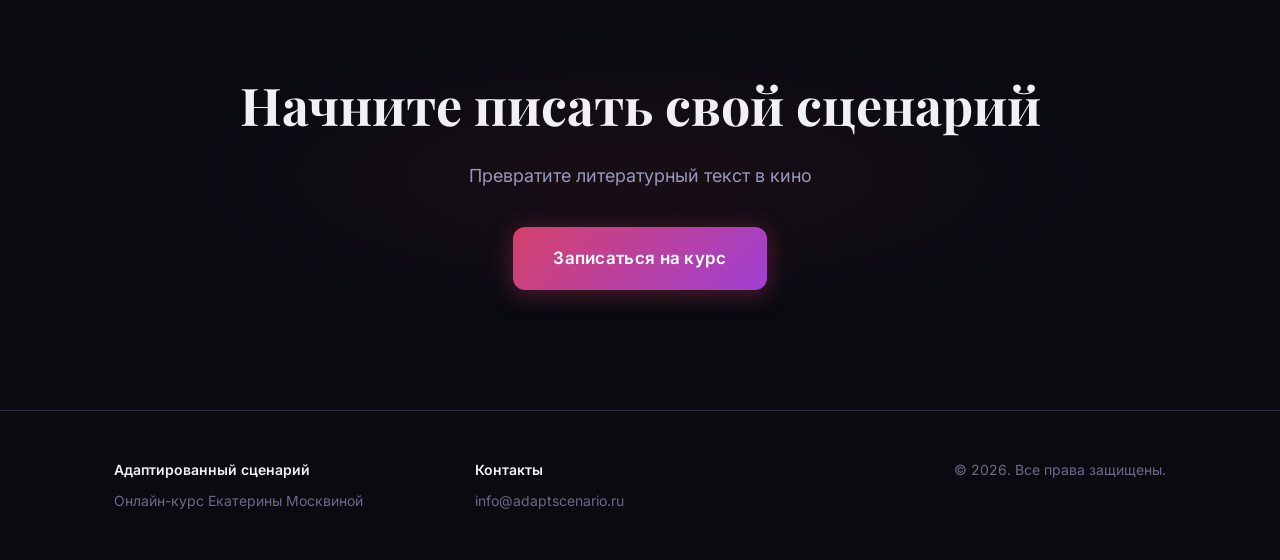
<file: landing/index.html>
<!DOCTYPE html>
<html lang="ru">
<head>
    <meta charset="UTF-8">
    <meta name="viewport" content="width=device-width, initial-scale=1.0">
    <title>Адаптированный сценарий — Онлайн-курс</title>
    <link rel="preconnect" href="https://fonts.googleapis.com">
    <link href="https://fonts.googleapis.com/css2?family=Inter:wght@300;400;500;600;700;800;900&family=Playfair+Display:ital,wght@0,700;1,700&display=swap" rel="stylesheet">
    <link rel="stylesheet" href="style.css">
</head>
<body>

    <nav class="navbar">
        <div class="container">
            <a href="#" class="logo">Адаптированный сценарий</a>
            <button class="burger" aria-label="Меню">
                <span></span><span></span><span></span>
            </button>
            <ul class="nav-links">
                <li><a href="#about">О курсе</a></li>
                <li><a href="#program">Программа</a></li>
                <li><a href="#author">Автор</a></li>
                <li><a href="#skills">Навыки</a></li>
                <li><a href="#pricing">Тарифы</a></li>
                <li><a href="#faq">FAQ</a></li>
            </ul>
        </div>
    </nav>

    <section class="hero">
        <div class="hero-overlay"></div>
        <div class="hero-bg-vignette"></div>
        <div class="container">
            <div class="hero-badge">Онлайн-курс</div>
            <h1 class="hero-title">
                <span class="hero-title-sub">Как перенести</span>
                Адаптированный<br>сценарий
            </h1>
            <p class="hero-desc">Научитесь перерабатывать литературный текст в киносценарий. 15 занятий с разбором синопсисов и поэпизодников.</p>
            <div class="hero-meta">
                <div class="hero-meta-item">
                    <span class="meta-value">15</span>
                    <span class="meta-label">Занятий</span>
                </div>
                <div class="hero-meta-item">
                    <span class="meta-value">2,5–3 ч</span>
                    <span class="meta-label">Длительность</span>
                </div>
                <div class="hero-meta-item">
                    <span class="meta-value">Авторский</span>
                    <span class="meta-label">Разбор работ</span>
                </div>
            </div>
            <div class="hero-actions">
                <a href="#pricing" class="btn btn-primary">Записаться на курс</a>
                <a href="#program" class="btn btn-outline">Программа курса</a>
            </div>
        </div>
    </section>

    <section class="section about" id="about">
        <div class="container">
            <div class="section-header">
                <span class="section-tag">О курсе</span>
                <h2 class="section-title">Для кого этот курс?</h2>
            </div>
            <div class="about-grid">
                <div class="about-card">
                    <div class="about-icon">
                        <svg width="40" height="40" viewBox="0 0 24 24" fill="none" stroke="currentColor" stroke-width="1.5"><path d="M15.75 9V5.25A2.25 2.25 0 0013.5 3h-6a2.25 2.25 0 00-2.25 2.25v13.5A2.25 2.25 0 007.5 21h6a2.25 2.25 0 002.25-2.25V15m3 0l3-3m0 0l-3-3m3 3H9"/></svg>
                    </div>
                    <h3>Сценаристы и драматурги</h3>
                    <p>Кто хочет освоить адаптацию литературных произведений для кино</p>
                </div>
                <div class="about-card">
                    <div class="about-icon">
                        <svg width="40" height="40" viewBox="0 0 24 24" fill="none" stroke="currentColor" stroke-width="1.5"><path d="M12 6.042A8.967 8.967 0 006 3.75c-1.052 0-2.062.18-3 .512v14.25A8.987 8.987 0 016 18c2.305 0 4.408.867 6 2.292m0-14.25a8.966 8.966 0 016-2.292c1.052 0 2.062.18 3 .512v14.25A8.987 8.987 0 0018 18a8.967 8.967 0 00-6 2.292m0-14.25v14.25"/></svg>
                    </div>
                    <h3>Филологи и литераторы</h3>
                    <p>Желающим понять, как литературный текст превращается в киноязык</p>
                </div>
                <div class="about-card">
                    <div class="about-icon">
                        <svg width="40" height="40" viewBox="0 0 24 24" fill="none" stroke="currentColor" stroke-width="1.5"><path d="M15 19.128a9.38 9.38 0 002.625.372 9.337 9.337 0 004.121-.952 4.125 4.125 0 00-7.533-2.493M15 19.128v-.003c0-1.113-.285-2.16-.786-3.07M15 19.128v.106A12.318 12.318 0 018.624 21c-2.331 0-4.512-.645-6.374-1.766l-.001-.109a6.375 6.375 0 0111.964-3.07M12 6.375a3.375 3.375 0 11-6.75 0 3.375 3.375 0 016.75 0zm8.25 2.25a2.625 2.625 0 11-5.25 0 2.625 2.625 0 015.25 0z"/></svg>
                    </div>
                    <h3>Режиссёры и продюсеры</h3>
                    <p>Понимающим ценность качественного литературного материала для экрана</p>
                </div>
            </div>
        </div>
    </section>

    <section class="section program" id="program">
        <div class="container">
            <div class="section-header">
                <span class="section-tag">Программа</span>
                <h2 class="section-title">Содержание курса</h2>
                <p class="section-desc">15 занятий по 2,5–3 часа с практическими разборами</p>
            </div>
            <div class="program-grid">
                <div class="program-card">
                    <div class="program-number">01–02</div>
                    <h3>Методы литературного анализа</h3>
                    <p>Инструменты анализа текста для экранизации. Поиск эквивалентов для киноадаптации.</p>
                </div>
                <div class="program-card">
                    <div class="program-number">03–04</div>
                    <h3>Жанровые особенности</h3>
                    <p>Эпические нарративы малой формы. Повествование от первого и третьего лица, нарратор и герой.</p>
                </div>
                <div class="program-card">
                    <div class="program-number">05–06</div>
                    <h3>Нарратив и кинотекст</h3>
                    <p>Средства литературного нарратива и их эквиваленты в кино. Ситуации героя в замкнутом пространстве.</p>
                </div>
                <div class="program-card">
                    <div class="program-number">07</div>
                    <h3>«Хорошая» литература для кино</h3>
                    <p>«Собачье сердце» Булгакова и Бортко. Секреты успеха экранизации.</p>
                </div>
                <div class="program-card">
                    <div class="program-number">08–09</div>
                    <h3>Разбор синопсисов</h3>
                    <p>Практический разбор и работа над синопсисами участников курса.</p>
                </div>
                <div class="program-card">
                    <div class="program-number">10–11</div>
                    <h3>Работа с драматургией</h3>
                    <p>Жанр комедии и стихотворной трагедии: проблемы текста, приёмы, риски.</p>
                </div>
                <div class="program-card">
                    <div class="program-number">12</div>
                    <h3>Жанр драмы</h3>
                    <p>Особенности театрального текста и кинотекста. Примеры автопереводов.</p>
                </div>
                <div class="program-card">
                    <div class="program-number">13</div>
                    <h3>Романная форма</h3>
                    <p>Сложности романной формы и принципы сокращения при адаптации.</p>
                </div>
                <div class="program-card program-card-highlight">
                    <div class="program-number">14–15</div>
                    <h3>Разбор поэпизодников</h3>
                    <p>Финальный практикум: разбор поэпизодников (ПЭП) участников.</p>
                    <div class="program-result">Итог: готовый синопсис + ПЭП</div>
                </div>
            </div>
        </div>
    </section>

    <section class="section films" id="films">
        <div class="container">
            <div class="section-header">
                <span class="section-tag">Материалы курса</span>
                <h2 class="section-title">Фильмы для анализа</h2>
            </div>
            <div class="films-list">
                <div class="film-item">
                    <span class="film-year">1988</span>
                    <span class="film-name">«Собачье сердце»</span>
                    <span class="film-director">реж. В. Бортко</span>
                </div>
                <div class="film-item">
                    <span class="film-year">2014</span>
                    <span class="film-name">«Солнечный удар»</span>
                    <span class="film-director">реж. Н. Михалков</span>
                </div>
                <div class="film-item">
                    <span class="film-year">1930 / 1979 / 2022</span>
                    <span class="film-name">«На западном фронте без перемен»</span>
                    <span class="film-director">реж. Л. Майлстоун / Д. Манн / Э. Бергер</span>
                </div>
                <div class="film-item">
                    <span class="film-year">2018</span>
                    <span class="film-name">«Королевская игра»</span>
                    <span class="film-director">реж. Ф. Штёльцель</span>
                </div>
                <div class="film-item">
                    <span class="film-year">1960</span>
                    <span class="film-name">«Шахматная новелла»</span>
                    <span class="film-director">реж. Г. Освальд</span>
                </div>
                <div class="film-item">
                    <span class="film-year">1968</span>
                    <span class="film-name">«Ромео и Джульетта»</span>
                    <span class="film-director">реж. Ф. Дзеффирелли</span>
                </div>
                <div class="film-item">
                    <span class="film-year">1996</span>
                    <span class="film-name">«Ромео + Джульетта»</span>
                    <span class="film-director">реж. Б. Лурман</span>
                </div>
                <div class="film-item">
                    <span class="film-year">1957</span>
                    <span class="film-name">«Летят журавли»</span>
                    <span class="film-director">реж. М. Калатозов</span>
                </div>
            </div>
        </div>
    </section>

    <section class="section author" id="author">
        <div class="container">
            <div class="author-wrapper">
                <div class="author-image">
                    <img src="../Sourse/photo_avtor.jpeg" alt="Екатерина Москвина" class="author-photo">
                </div>
                <div class="author-info">
                    <span class="section-tag">Автор курса</span>
                    <h2 class="section-title">Екатерина Москвина</h2>
                    <p class="author-title">Кандидат филологических наук, режиссёр</p>
                    <div class="author-description">
                        <p>Автор курса и преподаватель — кандидат филологических наук, режиссёр <strong>Екатерина Москвина</strong>. За плечами — многолетний опыт анализа литературных текстов и их перевода на язык кино.</p>
                    </div>
                </div>
            </div>
        </div>
    </section>

    <section class="section skills" id="skills">
        <div class="container">
            <div class="section-header">
                <span class="section-tag">Результат</span>
                <h2 class="section-title">Чему вы научитесь</h2>
            </div>
            <div class="skills-grid">
                <div class="skill-card">
                    <div class="skill-icon">01</div>
                    <p>Анализировать литературный текст инструментарием кинематографиста</p>
                </div>
                <div class="skill-card">
                    <div class="skill-icon">02</div>
                    <p>Перерабатывать смыслы произведения в киносценарий</p>
                </div>
                <div class="skill-card">
                    <div class="skill-icon">03</div>
                    <p>Работать с разными жанрами: драма, комедия, новелла, рассказ</p>
                </div>
                <div class="skill-card">
                    <div class="skill-icon">04</div>
                    <p>Писать синопсисы и поэпизодники (ПЭП)</p>
                </div>
                <div class="skill-card">
                    <div class="skill-icon">05</div>
                    <p>Анализировать экранизации и приёмы киноадаптации</p>
                </div>
                <div class="skill-card">
                    <div class="skill-icon">06</div>
                    <p>«Осовременивать» классический текст для экрана</p>
                </div>
            </div>
        </div>
    </section>

    <section class="section pricing" id="pricing">
        <div class="container">
            <div class="section-header">
                <span class="section-tag">Стоимость</span>
                <h2 class="section-title">Выберите тариф</h2>
            </div>
            <div class="pricing-grid">
                <div class="pricing-card">
                    <h3 class="pricing-title">Базовый</h3>
                    <div class="pricing-price">15 000 ₽</div>
                    <ul class="pricing-features">
                        <li>Доступ ко всем занятиям</li>
                        <li>Материалы курса</li>
                        <li>Запись лекций</li>
                        <li>Сертификат участника</li>
                    </ul>
                    <a href="#" class="btn btn-primary">Выбрать</a>
                </div>
                <div class="pricing-card pricing-card-featured">
                    <div class="pricing-badge">Рекомендуем</div>
                    <h3 class="pricing-title">С разбором</h3>
                    <div class="pricing-price">35 000 ₽</div>
                    <ul class="pricing-features">
                        <li>Всё из Базового</li>
                        <li>Проверка синопсиса</li>
                        <li>Разбор поэпизодника</li>
                        <li>Личный фидбек от автора</li>
                    </ul>
                    <a href="#" class="btn btn-primary">Выбрать</a>
                </div>
                <div class="pricing-card">
                    <h3 class="pricing-title">VIP</h3>
                    <div class="pricing-price">65 000 ₽</div>
                    <ul class="pricing-features">
                        <li>Всё из «С разбором»</li>
                        <li>2 индивидуальные консультации</li>
                        <li>Сопровождение после курса</li>
                        <li>Доступ к закрытому сообществу</li>
                    </ul>
                    <a href="#" class="btn btn-primary">Выбрать</a>
                </div>
            </div>
        </div>
    </section>

    <section class="section faq" id="faq">
        <div class="container">
            <div class="section-header">
                <span class="section-tag">FAQ</span>
                <h2 class="section-title">Часто задаваемые вопросы</h2>
            </div>
            <div class="faq-list">
                <div class="faq-item">
                    <button class="faq-question">
                        <span>Нужно ли иметь опыт в сценарном мастерстве?</span>
                        <svg class="faq-arrow" width="20" height="20" viewBox="0 0 20 20" fill="none" stroke="currentColor" stroke-width="2"><path d="M5 7.5l5 5 5-5"/></svg>
                    </button>
                    <div class="faq-answer">
                        <p>Курс рассчитан на слушателей с базовым пониманием кинопроцесса. Главное — интерес к литературе и желание научиться адаптировать тексты для экрана.</p>
                    </div>
                </div>
                <div class="faq-item">
                    <button class="faq-question">
                        <span>Как проходит обучение?</span>
                        <svg class="faq-arrow" width="20" height="20" viewBox="0 0 20 20" fill="none" stroke="currentColor" stroke-width="2"><path d="M5 7.5l5 5 5-5"/></svg>
                    </button>
                    <div class="faq-answer">
                        <p>Занятия проходят онлайн в Zoom, 2 раза в неделю по 2,5–3 часа. Записи сохраняются. В тарифах с разбором — индивидуальная проверка синопсиса и поэпизодника.</p>
                    </div>
                </div>
                <div class="faq-item">
                    <button class="faq-question">
                        <span>Какой текст нужно адаптировать?</span>
                        <svg class="faq-arrow" width="20" height="20" viewBox="0 0 20 20" fill="none" stroke="currentColor" stroke-width="2"><path d="M5 7.5l5 5 5-5"/></svg>
                    </button>
                    <div class="faq-answer">
                        <p>Вы выбираете любое произведение малой прозы или драматургии. В течение курса вы напишете синопсис и поэпизодник по выбранному тексту.</p>
                    </div>
                </div>
                <div class="faq-item">
                    <button class="faq-question">
                        <span>Что я получу по итогам курса?</span>
                        <svg class="faq-arrow" width="20" height="20" viewBox="0 0 20 20" fill="none" stroke="currentColor" stroke-width="2"><path d="M5 7.5l5 5 5-5"/></svg>
                    </button>
                    <div class="faq-answer">
                        <p>Вы получите сертификат и, главное — готовый синопсис и поэпизодник адаптации выбранного произведения, а также навыки анализа любого литературного текста для кино.</p>
                    </div>
                </div>
                <div class="faq-item">
                    <button class="faq-question">
                        <span>Есть ли рассрочка?</span>
                        <svg class="faq-arrow" width="20" height="20" viewBox="0 0 20 20" fill="none" stroke="currentColor" stroke-width="2"><path d="M5 7.5l5 5 5-5"/></svg>
                    </button>
                    <div class="faq-answer">
                        <p>Да, доступна беспроцентная рассрочка на 3, 6 или 12 месяцев. Подробности уточняйте у менеджера при записи.</p>
                    </div>
                </div>
            </div>
        </div>
    </section>

    <section class="section cta">
        <div class="container">
            <div class="cta-wrapper">
                <h2 class="cta-title">Начните писать свой сценарий</h2>
                <p class="cta-desc">Превратите литературный текст в кино</p>
                <a href="#pricing" class="btn btn-primary btn-large">Записаться на курс</a>
            </div>
        </div>
    </section>

    <footer class="footer">
        <div class="container">
            <div class="footer-grid">
                <div>
                    <h4>Адаптированный сценарий</h4>
                    <p>Онлайн-курс Екатерины Москвиной</p>
                </div>
                <div>
                    <h4>Контакты</h4>
                    <p>info@adaptscenario.ru</p>
                </div>
                <div>
                    <p class="footer-copy">© 2026. Все права защищены.</p>
                </div>
            </div>
        </div>
    </footer>

    <script src="script.js"></script>
</body>
</html>
</file>
<file: style.css>
/* ============================
   CSS Variables / Reset
   ============================ */
:root {
    --bg-primary: #0a0a11;
    --bg-secondary: #111120;
    --bg-card: #16162b;
    --bg-card-hover: #1c1c38;
    --accent: #d4416a;
    --accent-hover: #e0557c;
    --accent-gradient: linear-gradient(135deg, #d4416a, #a040d4);
    --text-primary: #f0f0f5;
    --text-secondary: #9898b8;
    --text-muted: #6a6a8a;
    --border-color: #2a2a45;
    --font-sans: 'Inter', -apple-system, BlinkMacSystemFont, 'Segoe UI', sans-serif;
    --font-display: 'Playfair Display', serif;
    --container: 1100px;
    --radius: 12px;
    --radius-sm: 8px;
    --transition: 0.3s cubic-bezier(0.4, 0, 0.2, 1);
}

*,
*::before,
*::after {
    margin: 0;
    padding: 0;
    box-sizing: border-box;
}

html {
    scroll-behavior: smooth;
    scroll-padding-top: 80px;
}

body {
    font-family: var(--font-sans);
    background: var(--bg-primary);
    color: var(--text-primary);
    line-height: 1.6;
    -webkit-font-smoothing: antialiased;
    overflow-x: hidden;
}

img {
    max-width: 100%;
    display: block;
}

a {
    text-decoration: none;
    color: inherit;
}

ul {
    list-style: none;
}

.container {
    max-width: var(--container);
    margin: 0 auto;
    padding: 0 24px;
}

.section {
    padding: 100px 0;
    position: relative;
}

.section-header {
    text-align: center;
    margin-bottom: 60px;
}

.section-tag {
    display: inline-block;
    font-size: 12px;
    font-weight: 600;
    letter-spacing: 3px;
    text-transform: uppercase;
    color: var(--accent);
    background: rgba(212, 65, 106, 0.12);
    padding: 6px 16px;
    border-radius: 100px;
    margin-bottom: 16px;
}

.section-title {
    font-family: var(--font-display);
    font-size: clamp(32px, 5vw, 52px);
    line-height: 1.15;
    font-weight: 700;
    color: var(--text-primary);
}

.section-desc {
    color: var(--text-secondary);
    font-size: 18px;
    margin-top: 16px;
    max-width: 600px;
    margin-left: auto;
    margin-right: auto;
}

/* ============================
   Buttons
   ============================ */
.btn {
    display: inline-flex;
    align-items: center;
    justify-content: center;
    font-family: var(--font-sans);
    font-weight: 600;
    font-size: 15px;
    padding: 14px 32px;
    border-radius: var(--radius);
    border: none;
    cursor: pointer;
    transition: var(--transition);
    letter-spacing: 0.3px;
}

.btn-primary {
    background: var(--accent-gradient);
    color: #fff;
    box-shadow: 0 4px 24px rgba(212, 65, 106, 0.35);
}

.btn-primary:hover {
    transform: translateY(-2px);
    box-shadow: 0 8px 32px rgba(212, 65, 106, 0.5);
}

.btn-outline {
    background: transparent;
    color: var(--text-primary);
    border: 1px solid var(--border-color);
}

.btn-outline:hover {
    border-color: var(--accent);
    color: var(--accent);
}

.btn-large {
    font-size: 17px;
    padding: 18px 40px;
}

/* ============================
   Navbar
   ============================ */
.navbar {
    position: fixed;
    top: 0;
    left: 0;
    right: 0;
    z-index: 1000;
    background: rgba(10, 10, 17, 0.85);
    backdrop-filter: blur(20px);
    -webkit-backdrop-filter: blur(20px);
    border-bottom: 1px solid rgba(42, 42, 69, 0.4);
    height: 70px;
    display: flex;
    align-items: center;
}

.navbar .container {
    display: flex;
    align-items: center;
    justify-content: space-between;
    width: 100%;
}

.logo {
    font-weight: 800;
    font-size: 16px;
    letter-spacing: -0.3px;
    background: var(--accent-gradient);
    -webkit-background-clip: text;
    -webkit-text-fill-color: transparent;
    background-clip: text;
}

.nav-links {
    display: flex;
    gap: 32px;
}

.nav-links a {
    font-size: 14px;
    font-weight: 500;
    color: var(--text-secondary);
    transition: var(--transition);
    position: relative;
}

.nav-links a::after {
    content: '';
    position: absolute;
    bottom: -4px;
    left: 0;
    width: 0;
    height: 2px;
    background: var(--accent-gradient);
    transition: var(--transition);
}

.nav-links a:hover {
    color: var(--text-primary);
}

.nav-links a:hover::after {
    width: 100%;
}

.burger {
    display: none;
    flex-direction: column;
    gap: 5px;
    background: none;
    border: none;
    cursor: pointer;
    padding: 4px;
}

.burger span {
    display: block;
    width: 24px;
    height: 2px;
    background: var(--text-primary);
    border-radius: 2px;
    transition: var(--transition);
}

/* ============================
   Hero
   ============================ */
.hero {
    min-height: 100vh;
    display: flex;
    align-items: center;
    position: relative;
    padding: 120px 0 80px;
    overflow: hidden;
    background:
        radial-gradient(ellipse 80% 60% at 50% 0%, rgba(164, 64, 212, 0.12) 0%, transparent 60%),
        radial-gradient(ellipse 60% 50% at 80% 100%, rgba(212, 65, 106, 0.08) 0%, transparent 60%),
        var(--bg-primary);
}

.hero-bg {
    position: absolute;
    inset: 0;
    background-size: cover;
    background-position: center;
    opacity: 0.3;
    z-index: 0;
}

.hero-bg::after {
    content: '';
    position: absolute;
    inset: 0;
    background: linear-gradient(135deg, rgba(10, 10, 17, 0.6) 0%, rgba(10, 10, 17, 0.9) 50%, rgba(10, 10, 17, 1) 100%);
}

.hero-overlay {
    position: absolute;
    inset: 0;
    z-index: 1;
    background:
        repeating-linear-gradient(0deg, transparent, transparent 2px, rgba(255, 255, 255, 0.015) 2px, rgba(255, 255, 255, 0.015) 4px);
    pointer-events: none;
}

.hero-badge {
    display: inline-flex;
    font-size: 12px;
    font-weight: 600;
    letter-spacing: 3px;
    text-transform: uppercase;
    color: var(--accent);
    border: 1px solid rgba(212, 65, 106, 0.3);
    padding: 8px 20px;
    border-radius: 100px;
    margin-bottom: 32px;
}

.hero .container {
    position: relative;
    z-index: 2;
}

.hero-title {
    font-family: var(--font-display);
    font-size: clamp(44px, 8vw, 88px);
    line-height: 1.05;
    font-weight: 700;
    margin-bottom: 24px;
    max-width: 900px;
}

.hero-title-sub {
    display: block;
    font-size: clamp(18px, 2.5vw, 28px);
    font-family: var(--font-sans);
    font-weight: 300;
    color: var(--text-secondary);
    letter-spacing: 4px;
    text-transform: uppercase;
    margin-bottom: 8px;
}

.hero-desc {
    font-size: clamp(16px, 1.4vw, 20px);
    color: var(--text-secondary);
    max-width: 600px;
    margin-bottom: 40px;
    line-height: 1.7;
}

.hero-meta {
    display: flex;
    gap: 40px;
    margin-bottom: 48px;
}

.hero-meta-item {
    display: flex;
    flex-direction: column;
}

.meta-value {
    font-size: 28px;
    font-weight: 800;
    background: var(--accent-gradient);
    -webkit-background-clip: text;
    -webkit-text-fill-color: transparent;
    background-clip: text;
}

.meta-label {
    font-size: 13px;
    color: var(--text-muted);
    margin-top: 4px;
}

.hero-actions {
    display: flex;
    gap: 16px;
    flex-wrap: wrap;
}

/* ============================
   About
   ============================ */
.about {
    background: var(--bg-secondary);
}

.about-grid {
    display: grid;
    grid-template-columns: repeat(3, 1fr);
    gap: 24px;
}

.about-card {
    background: var(--bg-card);
    border: 1px solid var(--border-color);
    border-radius: var(--radius);
    padding: 36px 28px;
    transition: var(--transition);
}

.about-card:hover {
    background: var(--bg-card-hover);
    transform: translateY(-4px);
    border-color: rgba(212, 65, 106, 0.3);
}

.about-icon {
    width: 56px;
    height: 56px;
    display: flex;
    align-items: center;
    justify-content: center;
    border-radius: var(--radius-sm);
    background: rgba(212, 65, 106, 0.1);
    color: var(--accent);
    margin-bottom: 20px;
}

.about-card h3 {
    font-size: 18px;
    font-weight: 600;
    margin-bottom: 12px;
}

.about-card p {
    color: var(--text-secondary);
    font-size: 15px;
    line-height: 1.7;
}

/* ============================
   Program Timeline
   ============================ */
.program {
    background: var(--bg-primary);
}

.program-timeline {
    max-width: 780px;
    margin: 0 auto;
    position: relative;
}

.tl-item {
    display: grid;
    grid-template-columns: 48px 1fr;
    gap: 0;
    position: relative;
}

.tl-line {
    position: absolute;
    top: 0;
    bottom: 0;
    left: 23px;
    width: 2px;
    background: linear-gradient(to bottom, var(--border-color), var(--accent) 30%, var(--accent) 70%, var(--border-color));
    opacity: 0.4;
}

.tl-item:first-child .tl-line {
    top: 24px;
}

.tl-item:last-child .tl-line {
    bottom: auto;
    height: 24px;
}

.tl-dot {
    width: 48px;
    display: flex;
    justify-content: center;
    padding-top: 18px;
    position: relative;
    z-index: 2;
}

.tl-dot-num {
    width: 32px;
    height: 32px;
    border-radius: 50%;
    background: var(--accent-gradient);
    color: #fff;
    font-size: 13px;
    font-weight: 700;
    display: flex;
    align-items: center;
    justify-content: center;
    box-shadow: 0 0 0 4px var(--bg-primary), 0 0 0 6px rgba(212, 65, 106, 0.2);
}

.tl-content {
    padding: 12px 0 12px 24px;
}

.tl-header {
    width: 100%;
    background: var(--bg-card);
    border: 1px solid var(--border-color);
    border-radius: var(--radius);
    padding: 20px 24px;
    cursor: pointer;
    text-align: left;
    font-family: var(--font-sans);
    color: var(--text-primary);
    transition: var(--transition);
    display: block;
}

.tl-header:hover {
    border-color: rgba(212, 65, 106, 0.3);
    background: var(--bg-card-hover);
}

.tl-header-top {
    display: flex;
    align-items: center;
    gap: 12px;
    margin-bottom: 6px;
}

.tl-module {
    font-size: 11px;
    font-weight: 700;
    letter-spacing: 1.5px;
    text-transform: uppercase;
    color: var(--accent);
}

.tl-lesson-range {
    font-size: 12px;
    color: var(--text-muted);
}

.tl-arrow {
    margin-left: auto;
    color: var(--text-muted);
    transition: transform 0.3s ease;
    flex-shrink: 0;
}

.tl-item.active .tl-arrow {
    transform: rotate(180deg);
    color: var(--accent);
}

.tl-title {
    font-size: 17px;
    font-weight: 600;
    padding-right: 28px;
}

.tl-body {
    max-height: 0;
    overflow: hidden;
    transition: max-height 0.4s ease;
}

.tl-item.active .tl-body {
    max-height: 400px;
}

.tl-lessons {
    padding: 16px 24px 20px;
    list-style: none;
}

.tl-lessons li {
    position: relative;
    padding: 8px 0 8px 20px;
    font-size: 14px;
    color: var(--text-secondary);
    line-height: 1.6;
    border-bottom: 1px solid rgba(42, 42, 69, 0.3);
}

.tl-lessons li:last-child {
    border-bottom: none;
}

.tl-lessons li::before {
    content: '—';
    position: absolute;
    left: 0;
    color: var(--accent);
}

.tl-result {
    margin: 0 24px 20px;
    padding: 12px 16px;
    font-size: 13px;
    font-weight: 600;
    color: var(--accent);
    background: rgba(212, 65, 106, 0.08);
    border-radius: var(--radius-sm);
    border: 1px solid rgba(212, 65, 106, 0.15);
}

/* ============================
   Films Accordion
   ============================ */
.films {
    background: var(--bg-secondary);
}

.films-accordion {
    max-width: 860px;
    margin: 0 auto;
}

.film-acc-item {
    background: var(--bg-card);
    border: 1px solid var(--border-color);
    border-radius: var(--radius-sm);
    margin-bottom: 10px;
    overflow: hidden;
    transition: var(--transition);
}

.film-acc-item:hover {
    border-color: rgba(212, 65, 106, 0.2);
}

.film-acc-header {
    width: 100%;
    display: grid;
    grid-template-columns: 140px 1fr 200px 24px;
    align-items: center;
    gap: 16px;
    padding: 18px 24px;
    background: none;
    border: none;
    color: var(--text-primary);
    cursor: pointer;
    font-family: var(--font-sans);
    font-size: 15px;
    text-align: left;
    transition: var(--transition);
}

.film-acc-header:hover {
    color: var(--accent);
}

.film-acc-year {
    font-size: 13px;
    font-weight: 500;
    color: var(--text-muted);
    font-family: var(--font-sans);
}

.film-acc-name {
    font-weight: 500;
}

.film-acc-director {
    font-size: 13px;
    color: var(--text-muted);
}

.film-acc-arrow {
    color: var(--text-muted);
    transition: transform 0.3s ease;
    flex-shrink: 0;
}

.film-acc-item.active .film-acc-arrow {
    transform: rotate(180deg);
    color: var(--accent);
}

.film-acc-body {
    max-height: 0;
    overflow: hidden;
    transition: max-height 0.5s ease;
}

.film-acc-item.active .film-acc-body {
    max-height: 600px;
}

.film-acc-inner {
    display: grid;
    grid-template-columns: 220px 1fr;
    gap: 24px;
    padding: 0 24px 24px;
}

.film-acc-img {
    width: 100%;
    aspect-ratio: 16/10;
    background-size: cover;
    background-position: center;
    border-radius: var(--radius-sm);
}

.film-acc-desc p {
    color: var(--text-secondary);
    font-size: 15px;
    line-height: 1.7;
}

/* ============================
   Author
   ============================ */
.author {
    background: var(--bg-primary);
}

.author-wrapper {
    display: grid;
    grid-template-columns: 280px 1fr;
    gap: 60px;
    align-items: center;
    max-width: 900px;
    margin: 0 auto;
}

.author-photo {
    width: 100%;
    aspect-ratio: 3/4;
    border-radius: var(--radius);
    object-fit: cover;
    border: 1px solid var(--border-color);
    display: block;
}

.author-image {
    position: relative;
}

.author-image::after {
    content: '';
    position: absolute;
    inset: 0;
    border-radius: var(--radius);
    box-shadow: inset 0 0 60px rgba(10, 10, 17, 0.4);
    pointer-events: none;
}

.author-info .section-tag {
    margin-bottom: 12px;
}

.author-info .section-title {
    margin-bottom: 8px;
}

.author-title {
    font-size: 17px;
    color: var(--accent);
    font-weight: 500;
    margin-bottom: 20px;
}

.author-description p {
    color: var(--text-secondary);
    font-size: 16px;
    line-height: 1.8;
}

/* ============================
   Skills
   ============================ */
.skills {
    background: var(--bg-secondary);
}

.skills-grid {
    display: grid;
    grid-template-columns: repeat(3, 1fr);
    gap: 16px;
}

.skill-card {
    background: var(--bg-card);
    border: 1px solid var(--border-color);
    border-radius: var(--radius);
    padding: 28px 24px;
    transition: var(--transition);
    display: flex;
    align-items: flex-start;
    gap: 16px;
}

.skill-card:hover {
    background: var(--bg-card-hover);
    transform: translateY(-2px);
}

.skill-icon {
    font-size: 28px;
    font-weight: 800;
    font-family: var(--font-display);
    background: var(--accent-gradient);
    -webkit-background-clip: text;
    -webkit-text-fill-color: transparent;
    background-clip: text;
    flex-shrink: 0;
    line-height: 1;
}

.skill-card p {
    color: var(--text-secondary);
    font-size: 15px;
    line-height: 1.7;
}

/* ============================
   Pricing
   ============================ */
.pricing {
    background: var(--bg-primary);
}

.pricing-grid {
    display: grid;
    grid-template-columns: repeat(3, 1fr);
    gap: 24px;
    max-width: 1000px;
    margin: 0 auto;
}

.pricing-card {
    background: var(--bg-card);
    border: 1px solid var(--border-color);
    border-radius: var(--radius);
    padding: 36px 28px;
    transition: var(--transition);
    display: flex;
    flex-direction: column;
}

.pricing-card:hover {
    background: var(--bg-card-hover);
    transform: translateY(-4px);
}

.pricing-card-featured {
    border-color: rgba(212, 65, 106, 0.4);
    position: relative;
    background: linear-gradient(135deg, rgba(212, 65, 106, 0.06), rgba(164, 64, 212, 0.06));
    transform: scale(1.05);
}

.pricing-card-featured:hover {
    transform: scale(1.05) translateY(-4px);
}

.pricing-badge {
    position: absolute;
    top: -12px;
    left: 50%;
    transform: translateX(-50%);
    font-size: 11px;
    font-weight: 700;
    letter-spacing: 2px;
    text-transform: uppercase;
    background: var(--accent-gradient);
    color: #fff;
    padding: 6px 18px;
    border-radius: 100px;
}

.pricing-title {
    font-size: 20px;
    font-weight: 700;
    margin-bottom: 16px;
}

.pricing-price {
    font-size: 42px;
    font-weight: 800;
    background: var(--accent-gradient);
    -webkit-background-clip: text;
    -webkit-text-fill-color: transparent;
    background-clip: text;
    margin-bottom: 24px;
}

.pricing-features {
    margin-bottom: 28px;
    flex-grow: 1;
}

.pricing-features li {
    padding: 10px 0;
    font-size: 15px;
    color: var(--text-secondary);
    border-bottom: 1px solid rgba(42, 42, 69, 0.4);
    position: relative;
    padding-left: 24px;
}

.pricing-features li::before {
    content: '→';
    position: absolute;
    left: 0;
    color: var(--accent);
}

.pricing-features li:last-child {
    border-bottom: none;
}

.pricing-card .btn {
    width: 100%;
}

/* ============================
   FAQ
   ============================ */
.faq {
    background: var(--bg-secondary);
}

.faq-list {
    max-width: 700px;
    margin: 0 auto;
}

.faq-item {
    border: 1px solid var(--border-color);
    border-radius: var(--radius-sm);
    margin-bottom: 12px;
    overflow: hidden;
    background: var(--bg-card);
}

.faq-question {
    width: 100%;
    display: flex;
    align-items: center;
    justify-content: space-between;
    padding: 20px 24px;
    background: none;
    border: none;
    color: var(--text-primary);
    font-size: 16px;
    font-weight: 500;
    cursor: pointer;
    font-family: var(--font-sans);
    transition: var(--transition);
    text-align: left;
}

.faq-question:hover {
    color: var(--accent);
}

.faq-arrow {
    transition: transform 0.3s ease;
    flex-shrink: 0;
    color: var(--text-muted);
}

.faq-item.active .faq-arrow {
    transform: rotate(180deg);
}

.faq-answer {
    max-height: 0;
    overflow: hidden;
    transition: max-height 0.4s ease, padding 0.4s ease;
    padding: 0 24px;
}

.faq-item.active .faq-answer {
    max-height: 300px;
    padding: 0 24px 20px;
}

.faq-answer p {
    color: var(--text-secondary);
    font-size: 15px;
    line-height: 1.7;
}

/* ============================
   CTA
   ============================ */
.cta {
    padding: 120px 0;
    position: relative;
    overflow: hidden;
    background: var(--bg-primary);
}

.cta-bg {
    position: absolute;
    inset: 0;
    background-size: cover;
    background-position: center;
    opacity: 0.15;
}

.cta-bg::after {
    content: '';
    position: absolute;
    inset: 0;
    background: linear-gradient(135deg, rgba(10, 10, 17, 0.9), rgba(10, 10, 17, 0.95));
}

.cta-wrapper {
    text-align: center;
    position: relative;
    z-index: 1;
}

.cta-title {
    font-family: var(--font-display);
    font-size: clamp(32px, 5vw, 52px);
    font-weight: 700;
    margin-bottom: 16px;
}

.cta-desc {
    color: var(--text-secondary);
    font-size: 18px;
    margin-bottom: 36px;
}

/* ============================
   Footer
   ============================ */
.footer {
    padding: 48px 0;
    border-top: 1px solid var(--border-color);
    background: var(--bg-primary);
}

.footer-grid {
    display: grid;
    grid-template-columns: repeat(3, 1fr);
    gap: 32px;
}

.footer h4 {
    font-size: 14px;
    font-weight: 600;
    margin-bottom: 8px;
    color: var(--text-primary);
}

.footer p {
    font-size: 14px;
    color: var(--text-muted);
}

.footer-copy {
    text-align: right;
}

/* ============================
   Responsive
   ============================ */
@media (max-width: 1024px) {
    .about-grid,
    .pricing-grid {
        grid-template-columns: repeat(2, 1fr);
    }

    .skills-grid {
        grid-template-columns: repeat(2, 1fr);
    }

    .pricing-card-featured {
        transform: none;
    }

    .pricing-card-featured:hover {
        transform: translateY(-4px);
    }
}

@media (max-width: 768px) {
    .section {
        padding: 64px 0;
    }

    .nav-links {
        display: none;
        position: absolute;
        top: 70px;
        left: 0;
        right: 0;
        flex-direction: column;
        background: rgba(10, 10, 17, 0.98);
        backdrop-filter: blur(20px);
        padding: 24px;
        gap: 16px;
        border-bottom: 1px solid var(--border-color);
    }

    .nav-links.open {
        display: flex;
    }

    .burger {
        display: flex;
    }

    .tl-item {
        grid-template-columns: 36px 1fr;
    }

    .tl-dot {
        width: 36px;
    }

    .tl-dot-num {
        width: 26px;
        height: 26px;
        font-size: 11px;
    }

    .tl-line {
        left: 17px;
    }

    .tl-content {
        padding-left: 16px;
    }

    .about-grid,
    .pricing-grid,
    .skills-grid {
        grid-template-columns: 1fr;
    }

    .author-wrapper {
        grid-template-columns: 1fr;
        gap: 32px;
    }

    .author-photo {
        max-width: 240px;
        margin: 0 auto;
    }

    .author-image {
        display: flex;
        justify-content: center;
    }

    .film-acc-header {
        grid-template-columns: 100px 1fr 20px;
    }

    .film-acc-director {
        display: none;
    }

    .film-acc-inner {
        grid-template-columns: 1fr;
    }

    .film-acc-img {
        aspect-ratio: 16/9;
    }

    .hero-meta {
        gap: 24px;
    }

    .footer-grid {
        grid-template-columns: 1fr;
        text-align: center;
    }

    .footer-copy {
        text-align: center;
    }
}

@media (max-width: 480px) {
    .film-acc-header {
        grid-template-columns: 1fr 20px;
    }

    .film-acc-year {
        display: none;
    }

    .hero-meta {
        flex-direction: column;
        gap: 16px;
    }

    .hero-actions {
        flex-direction: column;
    }

    .hero-actions .btn {
        width: 100%;
    }
}

/* ============================
   Animations
   ============================ */
@keyframes fadeInUp {
    from {
        opacity: 0;
        transform: translateY(30px);
    }
    to {
        opacity: 1;
        transform: translateY(0);
    }
}

@keyframes fadeIn {
    from {
        opacity: 0;
    }
    to {
        opacity: 1;
    }
}

.hero-title,
.hero-desc,
.hero-meta,
.hero-actions,
.hero-badge {
    animation: fadeInUp 0.8s ease forwards;
}

.hero-desc {
    animation-delay: 0.15s;
}

.hero-meta {
    animation-delay: 0.3s;
}

.hero-actions {
    animation-delay: 0.45s;
}
</file>
<file: landing/style.css>
/* ============================
   CSS Variables / Reset
   ============================ */
:root {
    --bg-primary: #0a0a11;
    --bg-secondary: #111120;
    --bg-card: #16162b;
    --bg-card-hover: #1c1c38;
    --accent: #d4416a;
    --accent-hover: #e0557c;
    --accent-gradient: linear-gradient(135deg, #d4416a, #a040d4);
    --text-primary: #f0f0f5;
    --text-secondary: #9898b8;
    --text-muted: #6a6a8a;
    --border-color: #2a2a45;
    --font-sans: 'Inter', -apple-system, BlinkMacSystemFont, 'Segoe UI', sans-serif;
    --font-display: 'Playfair Display', serif;
    --container: 1100px;
    --radius: 12px;
    --radius-sm: 8px;
    --transition: 0.3s cubic-bezier(0.4, 0, 0.2, 1);
}

*,
*::before,
*::after {
    margin: 0;
    padding: 0;
    box-sizing: border-box;
}

html {
    scroll-behavior: smooth;
    scroll-padding-top: 80px;
}

body {
    font-family: var(--font-sans);
    background: var(--bg-primary);
    color: var(--text-primary);
    line-height: 1.6;
    -webkit-font-smoothing: antialiased;
    overflow-x: hidden;
}

img {
    max-width: 100%;
    display: block;
}

a {
    text-decoration: none;
    color: inherit;
}

ul {
    list-style: none;
}

.container {
    max-width: var(--container);
    margin: 0 auto;
    padding: 0 24px;
}

.section {
    padding: 100px 0;
    position: relative;
}

.section-header {
    text-align: center;
    margin-bottom: 60px;
}

.section-tag {
    display: inline-block;
    font-size: 12px;
    font-weight: 600;
    letter-spacing: 3px;
    text-transform: uppercase;
    color: var(--accent);
    background: rgba(212, 65, 106, 0.12);
    padding: 6px 16px;
    border-radius: 100px;
    margin-bottom: 16px;
}

.section-title {
    font-family: var(--font-display);
    font-size: clamp(32px, 5vw, 52px);
    line-height: 1.15;
    font-weight: 700;
    color: var(--text-primary);
}

.section-desc {
    color: var(--text-secondary);
    font-size: 18px;
    margin-top: 16px;
    max-width: 600px;
    margin-left: auto;
    margin-right: auto;
}

/* ============================
   Buttons
   ============================ */
.btn {
    display: inline-flex;
    align-items: center;
    justify-content: center;
    font-family: var(--font-sans);
    font-weight: 600;
    font-size: 15px;
    padding: 14px 32px;
    border-radius: var(--radius);
    border: none;
    cursor: pointer;
    transition: var(--transition);
    letter-spacing: 0.3px;
}

.btn-primary {
    background: var(--accent-gradient);
    color: #fff;
    box-shadow: 0 4px 24px rgba(212, 65, 106, 0.35);
}

.btn-primary:hover {
    transform: translateY(-2px);
    box-shadow: 0 8px 32px rgba(212, 65, 106, 0.5);
}

.btn-outline {
    background: transparent;
    color: var(--text-primary);
    border: 1px solid var(--border-color);
}

.btn-outline:hover {
    border-color: var(--accent);
    color: var(--accent);
}

.btn-large {
    font-size: 17px;
    padding: 18px 40px;
}

/* ============================
   Navbar
   ============================ */
.navbar {
    position: fixed;
    top: 0;
    left: 0;
    right: 0;
    z-index: 1000;
    background: rgba(10, 10, 17, 0.85);
    backdrop-filter: blur(20px);
    -webkit-backdrop-filter: blur(20px);
    border-bottom: 1px solid rgba(42, 42, 69, 0.4);
    height: 70px;
    display: flex;
    align-items: center;
}

.navbar .container {
    display: flex;
    align-items: center;
    justify-content: space-between;
    width: 100%;
}

.logo {
    font-weight: 800;
    font-size: 16px;
    letter-spacing: -0.3px;
    background: var(--accent-gradient);
    -webkit-background-clip: text;
    -webkit-text-fill-color: transparent;
    background-clip: text;
}

.nav-links {
    display: flex;
    gap: 32px;
}

.nav-links a {
    font-size: 14px;
    font-weight: 500;
    color: var(--text-secondary);
    transition: var(--transition);
    position: relative;
}

.nav-links a::after {
    content: '';
    position: absolute;
    bottom: -4px;
    left: 0;
    width: 0;
    height: 2px;
    background: var(--accent-gradient);
    transition: var(--transition);
}

.nav-links a:hover {
    color: var(--text-primary);
}

.nav-links a:hover::after {
    width: 100%;
}

.burger {
    display: none;
    flex-direction: column;
    gap: 5px;
    background: none;
    border: none;
    cursor: pointer;
    padding: 4px;
}

.burger span {
    display: block;
    width: 24px;
    height: 2px;
    background: var(--text-primary);
    border-radius: 2px;
    transition: var(--transition);
}

/* ============================
   Hero
   ============================ */
.hero {
    min-height: 100vh;
    display: flex;
    align-items: center;
    position: relative;
    padding: 120px 0 80px;
    overflow: hidden;
    background:
        radial-gradient(ellipse 80% 60% at 50% 0%, rgba(164, 64, 212, 0.12) 0%, transparent 60%),
        radial-gradient(ellipse 60% 50% at 80% 100%, rgba(212, 65, 106, 0.08) 0%, transparent 60%),
        var(--bg-primary);
}

.hero-overlay {
    position: absolute;
    inset: 0;
    background:
        repeating-linear-gradient(0deg, transparent, transparent 2px, rgba(255, 255, 255, 0.015) 2px, rgba(255, 255, 255, 0.015) 4px);
    pointer-events: none;
}

.hero-badge {
    display: inline-flex;
    font-size: 12px;
    font-weight: 600;
    letter-spacing: 3px;
    text-transform: uppercase;
    color: var(--accent);
    border: 1px solid rgba(212, 65, 106, 0.3);
    padding: 8px 20px;
    border-radius: 100px;
    margin-bottom: 32px;
}

.hero-title {
    font-family: var(--font-display);
    font-size: clamp(44px, 8vw, 88px);
    line-height: 1.05;
    font-weight: 700;
    margin-bottom: 24px;
    max-width: 900px;
}

.hero-title-sub {
    display: block;
    font-size: clamp(18px, 2.5vw, 28px);
    font-family: var(--font-sans);
    font-weight: 300;
    color: var(--text-secondary);
    letter-spacing: 4px;
    text-transform: uppercase;
    margin-bottom: 8px;
}

.hero-desc {
    font-size: clamp(16px, 1.4vw, 20px);
    color: var(--text-secondary);
    max-width: 600px;
    margin-bottom: 40px;
    line-height: 1.7;
}

.hero-meta {
    display: flex;
    gap: 40px;
    margin-bottom: 48px;
}

.hero-meta-item {
    display: flex;
    flex-direction: column;
}

.meta-value {
    font-size: 28px;
    font-weight: 800;
    background: var(--accent-gradient);
    -webkit-background-clip: text;
    -webkit-text-fill-color: transparent;
    background-clip: text;
}

.meta-label {
    font-size: 13px;
    color: var(--text-muted);
    margin-top: 4px;
}

.hero-actions {
    display: flex;
    gap: 16px;
    flex-wrap: wrap;
}

/* ============================
   About
   ============================ */
.about {
    background: var(--bg-secondary);
}

.about-grid {
    display: grid;
    grid-template-columns: repeat(3, 1fr);
    gap: 24px;
}

.about-card {
    background: var(--bg-card);
    border: 1px solid var(--border-color);
    border-radius: var(--radius);
    padding: 36px 28px;
    transition: var(--transition);
}

.about-card:hover {
    background: var(--bg-card-hover);
    transform: translateY(-4px);
    border-color: rgba(212, 65, 106, 0.3);
}

.about-icon {
    width: 56px;
    height: 56px;
    display: flex;
    align-items: center;
    justify-content: center;
    border-radius: var(--radius-sm);
    background: rgba(212, 65, 106, 0.1);
    color: var(--accent);
    margin-bottom: 20px;
}

.about-card h3 {
    font-size: 18px;
    font-weight: 600;
    margin-bottom: 12px;
}

.about-card p {
    color: var(--text-secondary);
    font-size: 15px;
    line-height: 1.7;
}

/* ============================
   Program
   ============================ */
.program {
    background: var(--bg-primary);
}

.program-grid {
    display: grid;
    grid-template-columns: repeat(3, 1fr);
    gap: 20px;
}

.program-card {
    background: var(--bg-card);
    border: 1px solid var(--border-color);
    border-radius: var(--radius);
    padding: 28px 24px;
    transition: var(--transition);
    position: relative;
}

.program-card:hover {
    background: var(--bg-card-hover);
    transform: translateY(-3px);
    border-color: rgba(212, 65, 106, 0.2);
}

.program-number {
    font-size: 13px;
    font-weight: 700;
    letter-spacing: 2px;
    color: var(--accent);
    margin-bottom: 12px;
}

.program-card h3 {
    font-size: 17px;
    font-weight: 600;
    margin-bottom: 10px;
}

.program-card p {
    color: var(--text-secondary);
    font-size: 14px;
    line-height: 1.7;
}

.program-card-highlight {
    border-color: rgba(212, 65, 106, 0.3);
    background: linear-gradient(135deg, rgba(212, 65, 106, 0.08), rgba(164, 64, 212, 0.08));
}

.program-result {
    margin-top: 14px;
    font-size: 13px;
    font-weight: 600;
    color: var(--accent);
    padding-top: 14px;
    border-top: 1px solid rgba(212, 65, 106, 0.15);
}

/* ============================
   Films
   ============================ */
.films {
    background: var(--bg-secondary);
}

.films-list {
    display: grid;
    gap: 12px;
    max-width: 800px;
    margin: 0 auto;
}

.film-item {
    display: grid;
    grid-template-columns: 180px 1fr 200px;
    align-items: center;
    gap: 20px;
    padding: 16px 20px;
    background: var(--bg-card);
    border: 1px solid var(--border-color);
    border-radius: var(--radius-sm);
    transition: var(--transition);
}

.film-item:hover {
    background: var(--bg-card-hover);
    border-color: rgba(212, 65, 106, 0.15);
}

.film-year {
    font-size: 13px;
    font-weight: 500;
    color: var(--text-muted);
}

.film-name {
    font-size: 15px;
    font-weight: 500;
}

.film-director {
    font-size: 13px;
    color: var(--text-muted);
    justify-self: end;
}

/* ============================
   Author
   ============================ */
.author {
    background: var(--bg-primary);
}

.author-wrapper {
    display: grid;
    grid-template-columns: 280px 1fr;
    gap: 60px;
    align-items: center;
    max-width: 900px;
    margin: 0 auto;
}

.author-photo {
    width: 100%;
    aspect-ratio: 3/4;
    border-radius: var(--radius);
    object-fit: cover;
    border: 1px solid var(--border-color);
    display: block;
}

.author-image {
    position: relative;
}

.author-image::after {
    content: '';
    position: absolute;
    inset: 0;
    border-radius: var(--radius);
    box-shadow: inset 0 0 60px rgba(10, 10, 17, 0.4);
    pointer-events: none;
}

.author-info .section-tag {
    margin-bottom: 12px;
}

.author-info .section-title {
    margin-bottom: 8px;
}

.author-title {
    font-size: 17px;
    color: var(--accent);
    font-weight: 500;
    margin-bottom: 20px;
}

.author-description p {
    color: var(--text-secondary);
    font-size: 16px;
    line-height: 1.8;
}

/* ============================
   Skills
   ============================ */
.skills {
    background: var(--bg-secondary);
}

.skills-grid {
    display: grid;
    grid-template-columns: repeat(3, 1fr);
    gap: 16px;
}

.skill-card {
    background: var(--bg-card);
    border: 1px solid var(--border-color);
    border-radius: var(--radius);
    padding: 28px 24px;
    transition: var(--transition);
    display: flex;
    align-items: flex-start;
    gap: 16px;
}

.skill-card:hover {
    background: var(--bg-card-hover);
    transform: translateY(-2px);
}

.skill-icon {
    font-size: 28px;
    font-weight: 800;
    font-family: var(--font-display);
    background: var(--accent-gradient);
    -webkit-background-clip: text;
    -webkit-text-fill-color: transparent;
    background-clip: text;
    flex-shrink: 0;
    line-height: 1;
}

.skill-card p {
    color: var(--text-secondary);
    font-size: 15px;
    line-height: 1.7;
}

/* ============================
   Pricing
   ============================ */
.pricing {
    background: var(--bg-primary);
}

.pricing-grid {
    display: grid;
    grid-template-columns: repeat(3, 1fr);
    gap: 24px;
    max-width: 1000px;
    margin: 0 auto;
}

.pricing-card {
    background: var(--bg-card);
    border: 1px solid var(--border-color);
    border-radius: var(--radius);
    padding: 36px 28px;
    transition: var(--transition);
    display: flex;
    flex-direction: column;
}

.pricing-card:hover {
    background: var(--bg-card-hover);
    transform: translateY(-4px);
}

.pricing-card-featured {
    border-color: rgba(212, 65, 106, 0.4);
    position: relative;
    background: linear-gradient(135deg, rgba(212, 65, 106, 0.06), rgba(164, 64, 212, 0.06));
    transform: scale(1.05);
}

.pricing-card-featured:hover {
    transform: scale(1.05) translateY(-4px);
}

.pricing-badge {
    position: absolute;
    top: -12px;
    left: 50%;
    transform: translateX(-50%);
    font-size: 11px;
    font-weight: 700;
    letter-spacing: 2px;
    text-transform: uppercase;
    background: var(--accent-gradient);
    color: #fff;
    padding: 6px 18px;
    border-radius: 100px;
}

.pricing-title {
    font-size: 20px;
    font-weight: 700;
    margin-bottom: 16px;
}

.pricing-price {
    font-size: 42px;
    font-weight: 800;
    background: var(--accent-gradient);
    -webkit-background-clip: text;
    -webkit-text-fill-color: transparent;
    background-clip: text;
    margin-bottom: 24px;
}

.pricing-features {
    margin-bottom: 28px;
    flex-grow: 1;
}

.pricing-features li {
    padding: 10px 0;
    font-size: 15px;
    color: var(--text-secondary);
    border-bottom: 1px solid rgba(42, 42, 69, 0.4);
    position: relative;
    padding-left: 24px;
}

.pricing-features li::before {
    content: '→';
    position: absolute;
    left: 0;
    color: var(--accent);
}

.pricing-features li:last-child {
    border-bottom: none;
}

.pricing-card .btn {
    width: 100%;
}

/* ============================
   FAQ
   ============================ */
.faq {
    background: var(--bg-secondary);
}

.faq-list {
    max-width: 700px;
    margin: 0 auto;
}

.faq-item {
    border: 1px solid var(--border-color);
    border-radius: var(--radius-sm);
    margin-bottom: 12px;
    overflow: hidden;
    background: var(--bg-card);
}

.faq-question {
    width: 100%;
    display: flex;
    align-items: center;
    justify-content: space-between;
    padding: 20px 24px;
    background: none;
    border: none;
    color: var(--text-primary);
    font-size: 16px;
    font-weight: 500;
    cursor: pointer;
    font-family: var(--font-sans);
    transition: var(--transition);
    text-align: left;
}

.faq-question:hover {
    color: var(--accent);
}

.faq-arrow {
    transition: transform 0.3s ease;
    flex-shrink: 0;
    color: var(--text-muted);
}

.faq-item.active .faq-arrow {
    transform: rotate(180deg);
}

.faq-answer {
    max-height: 0;
    overflow: hidden;
    transition: max-height 0.4s ease, padding 0.4s ease;
    padding: 0 24px;
}

.faq-item.active .faq-answer {
    max-height: 300px;
    padding: 0 24px 20px;
}

.faq-answer p {
    color: var(--text-secondary);
    font-size: 15px;
    line-height: 1.7;
}

/* ============================
   CTA
   ============================ */
.cta {
    padding: 120px 0;
    background:
        radial-gradient(ellipse 60% 50% at 50% 50%, rgba(212, 65, 106, 0.08) 0%, transparent 60%),
        var(--bg-primary);
}

.cta-wrapper {
    text-align: center;
}

.cta-title {
    font-family: var(--font-display);
    font-size: clamp(32px, 5vw, 52px);
    font-weight: 700;
    margin-bottom: 16px;
}

.cta-desc {
    color: var(--text-secondary);
    font-size: 18px;
    margin-bottom: 36px;
}

/* ============================
   Footer
   ============================ */
.footer {
    padding: 48px 0;
    border-top: 1px solid var(--border-color);
    background: var(--bg-primary);
}

.footer-grid {
    display: grid;
    grid-template-columns: repeat(3, 1fr);
    gap: 32px;
}

.footer h4 {
    font-size: 14px;
    font-weight: 600;
    margin-bottom: 8px;
    color: var(--text-primary);
}

.footer p {
    font-size: 14px;
    color: var(--text-muted);
}

.footer-copy {
    text-align: right;
}

/* ============================
   Responsive
   ============================ */
@media (max-width: 1024px) {
    .about-grid,
    .pricing-grid {
        grid-template-columns: repeat(2, 1fr);
    }

    .program-grid {
        grid-template-columns: repeat(2, 1fr);
    }

    .skills-grid {
        grid-template-columns: repeat(2, 1fr);
    }

    .pricing-card-featured {
        transform: none;
    }

    .pricing-card-featured:hover {
        transform: translateY(-4px);
    }
}

@media (max-width: 768px) {
    .section {
        padding: 64px 0;
    }

    .nav-links {
        display: none;
        position: absolute;
        top: 70px;
        left: 0;
        right: 0;
        flex-direction: column;
        background: rgba(10, 10, 17, 0.98);
        backdrop-filter: blur(20px);
        padding: 24px;
        gap: 16px;
        border-bottom: 1px solid var(--border-color);
    }

    .nav-links.open {
        display: flex;
    }

    .burger {
        display: flex;
    }

    .about-grid,
    .program-grid,
    .pricing-grid,
    .skills-grid {
        grid-template-columns: 1fr;
    }

    .author-wrapper {
        grid-template-columns: 1fr;
        gap: 32px;
    }

    .author-photo {
        max-width: 240px;
        margin: 0 auto;
    }

    .author-image {
        display: flex;
        justify-content: center;
    }

    .hero-meta {
        gap: 24px;
    }

    .film-item {
        grid-template-columns: 120px 1fr;
    }

    .film-director {
        grid-column: 1 / -1;
        justify-self: start;
    }

    .footer-grid {
        grid-template-columns: 1fr;
        text-align: center;
    }

    .footer-copy {
        text-align: center;
    }
}

@media (max-width: 480px) {
    .hero-meta {
        flex-direction: column;
        gap: 16px;
    }

    .hero-actions {
        flex-direction: column;
    }

    .hero-actions .btn {
        width: 100%;
    }
}

/* ============================
   Animations
   ============================ */
@keyframes fadeInUp {
    from {
        opacity: 0;
        transform: translateY(30px);
    }
    to {
        opacity: 1;
        transform: translateY(0);
    }
}

@keyframes fadeIn {
    from {
        opacity: 0;
    }
    to {
        opacity: 1;
    }
}

.hero-title,
.hero-desc,
.hero-meta,
.hero-actions,
.hero-badge {
    animation: fadeInUp 0.8s ease forwards;
}

.hero-desc {
    animation-delay: 0.15s;
}

.hero-meta {
    animation-delay: 0.3s;
}

.hero-actions {
    animation-delay: 0.45s;
}
</file>
